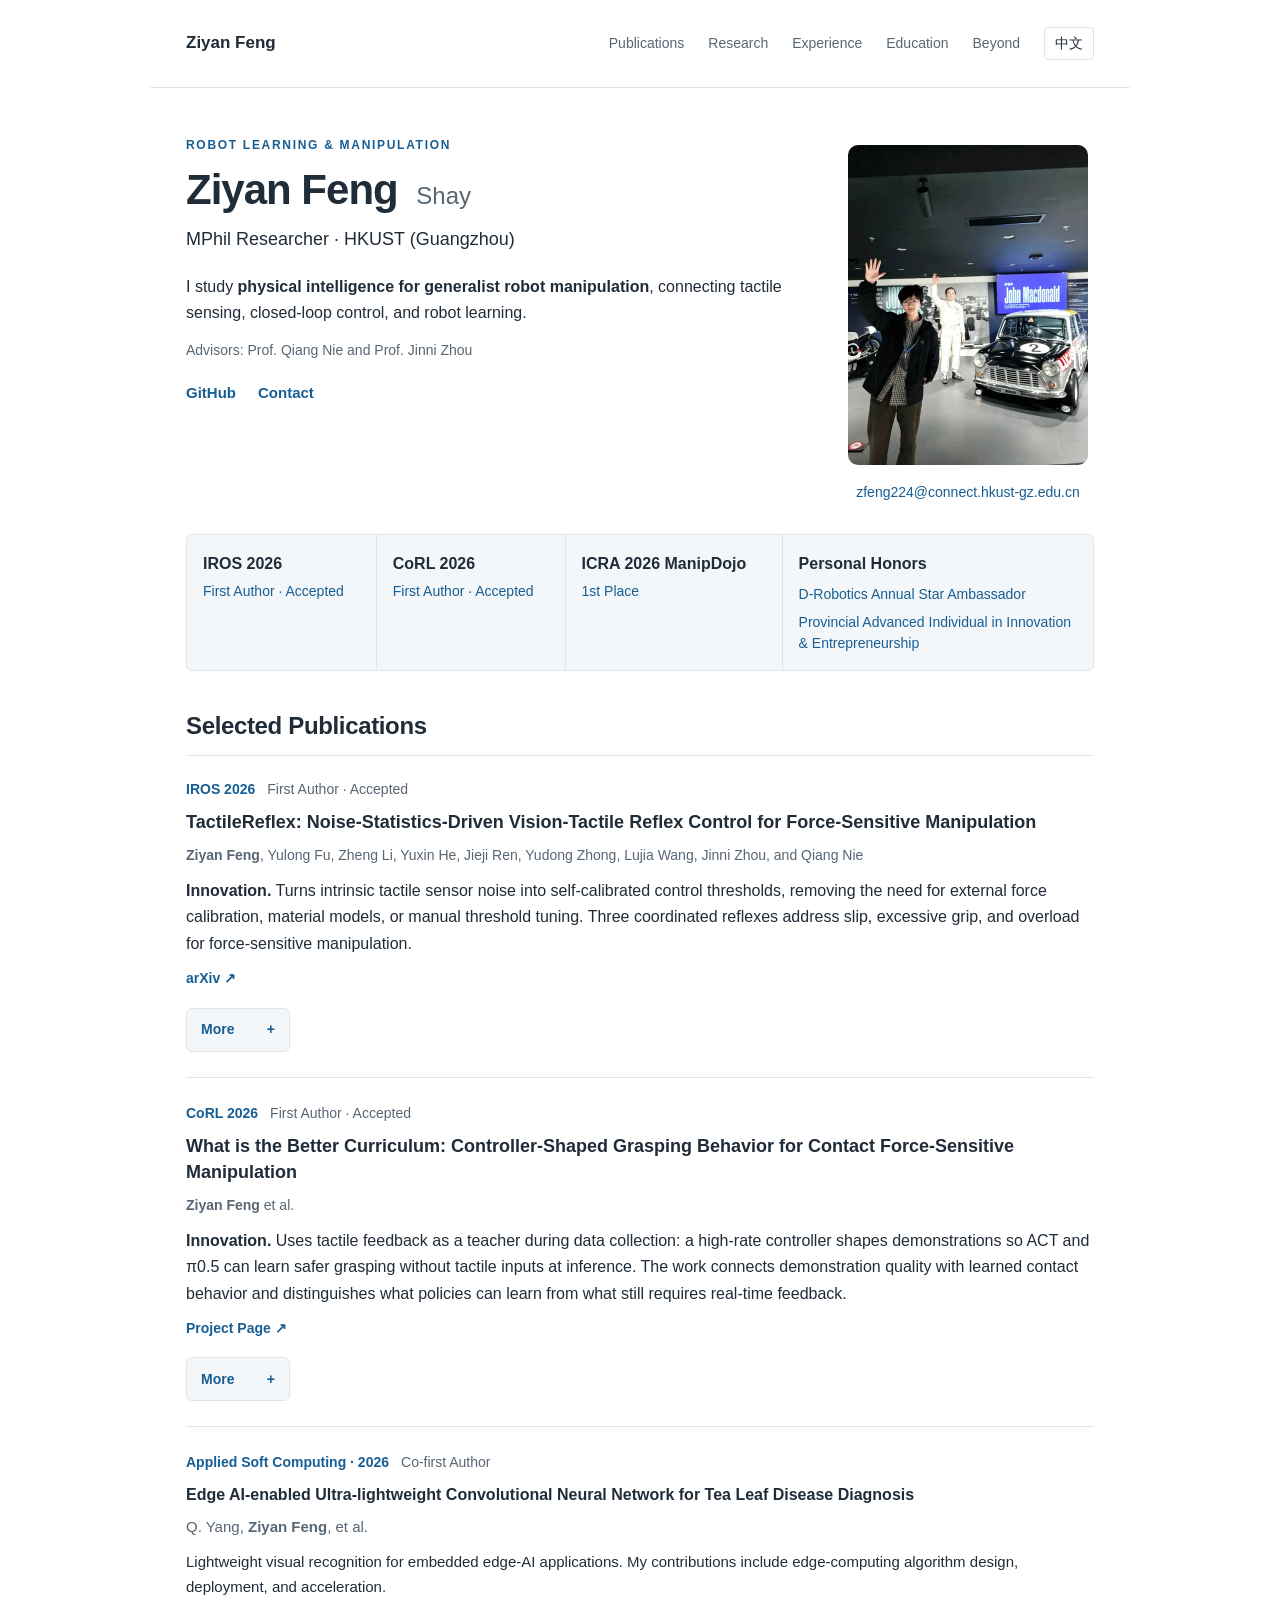
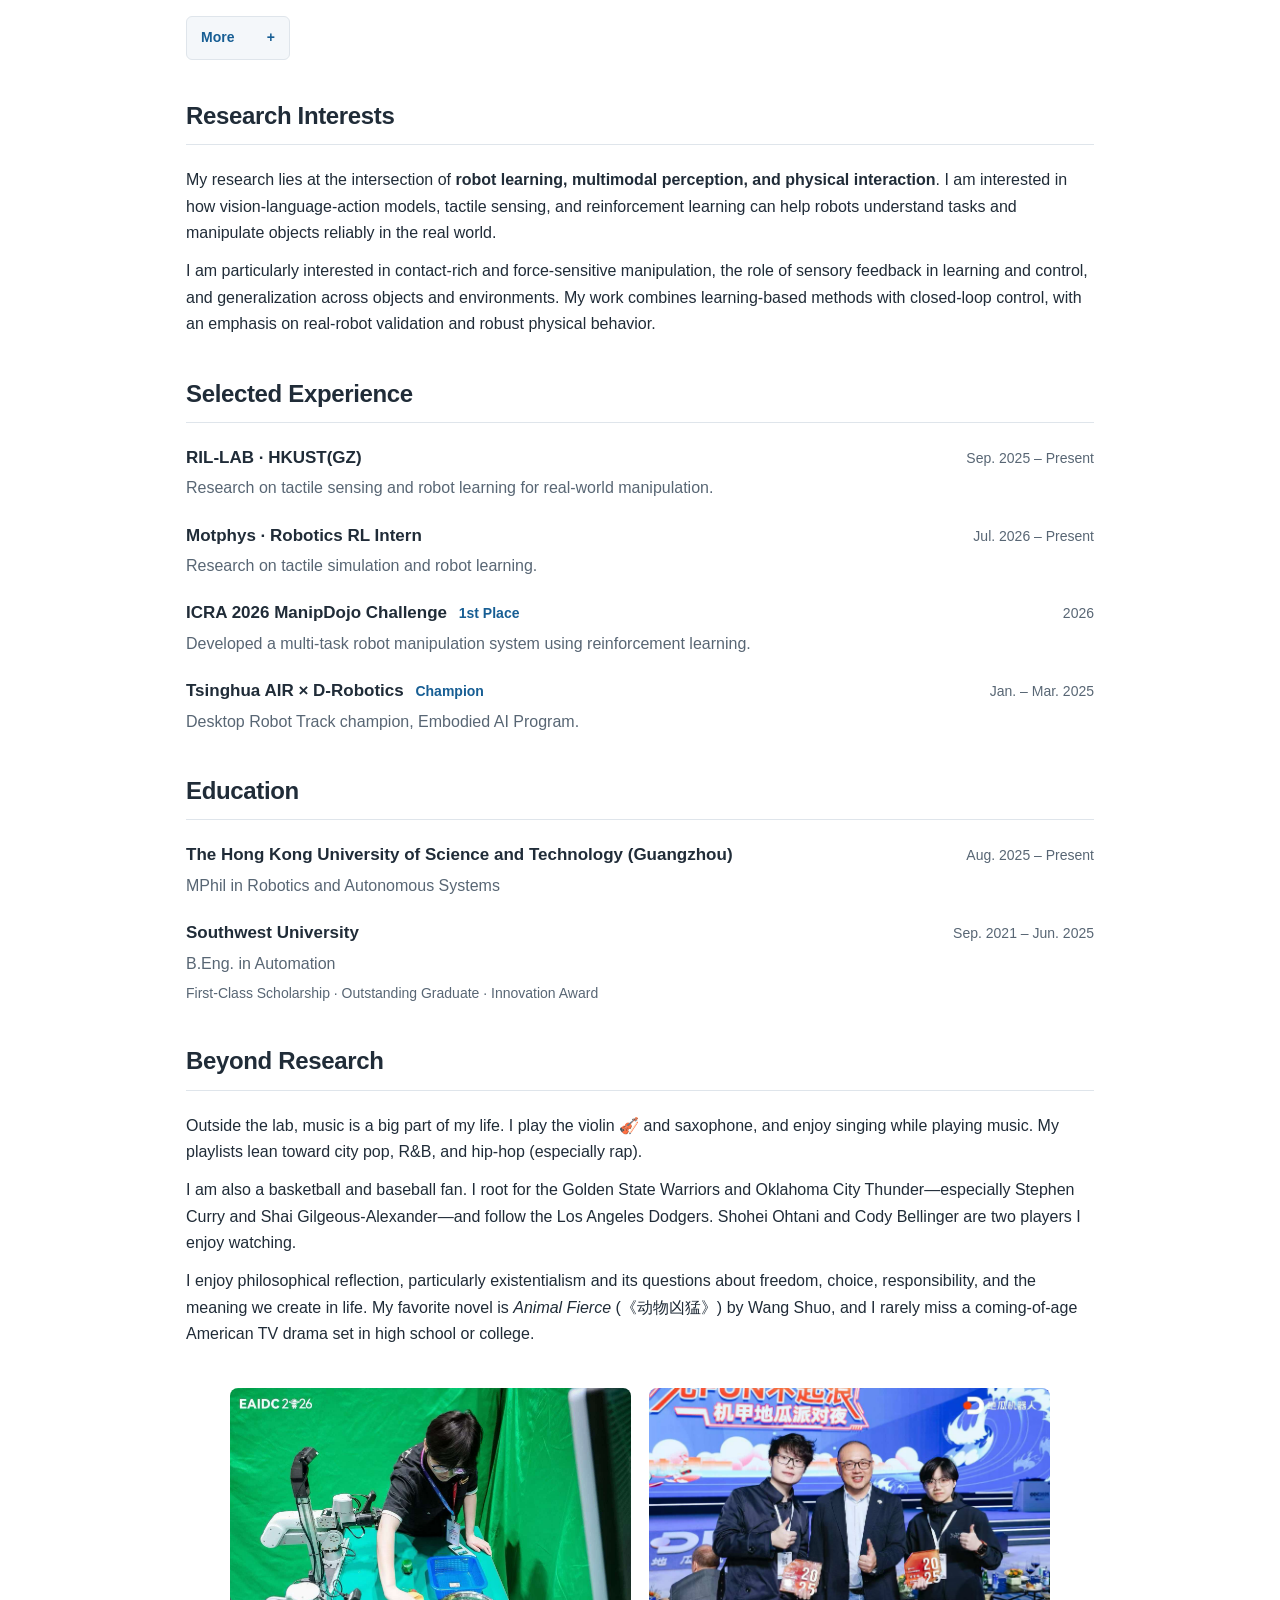
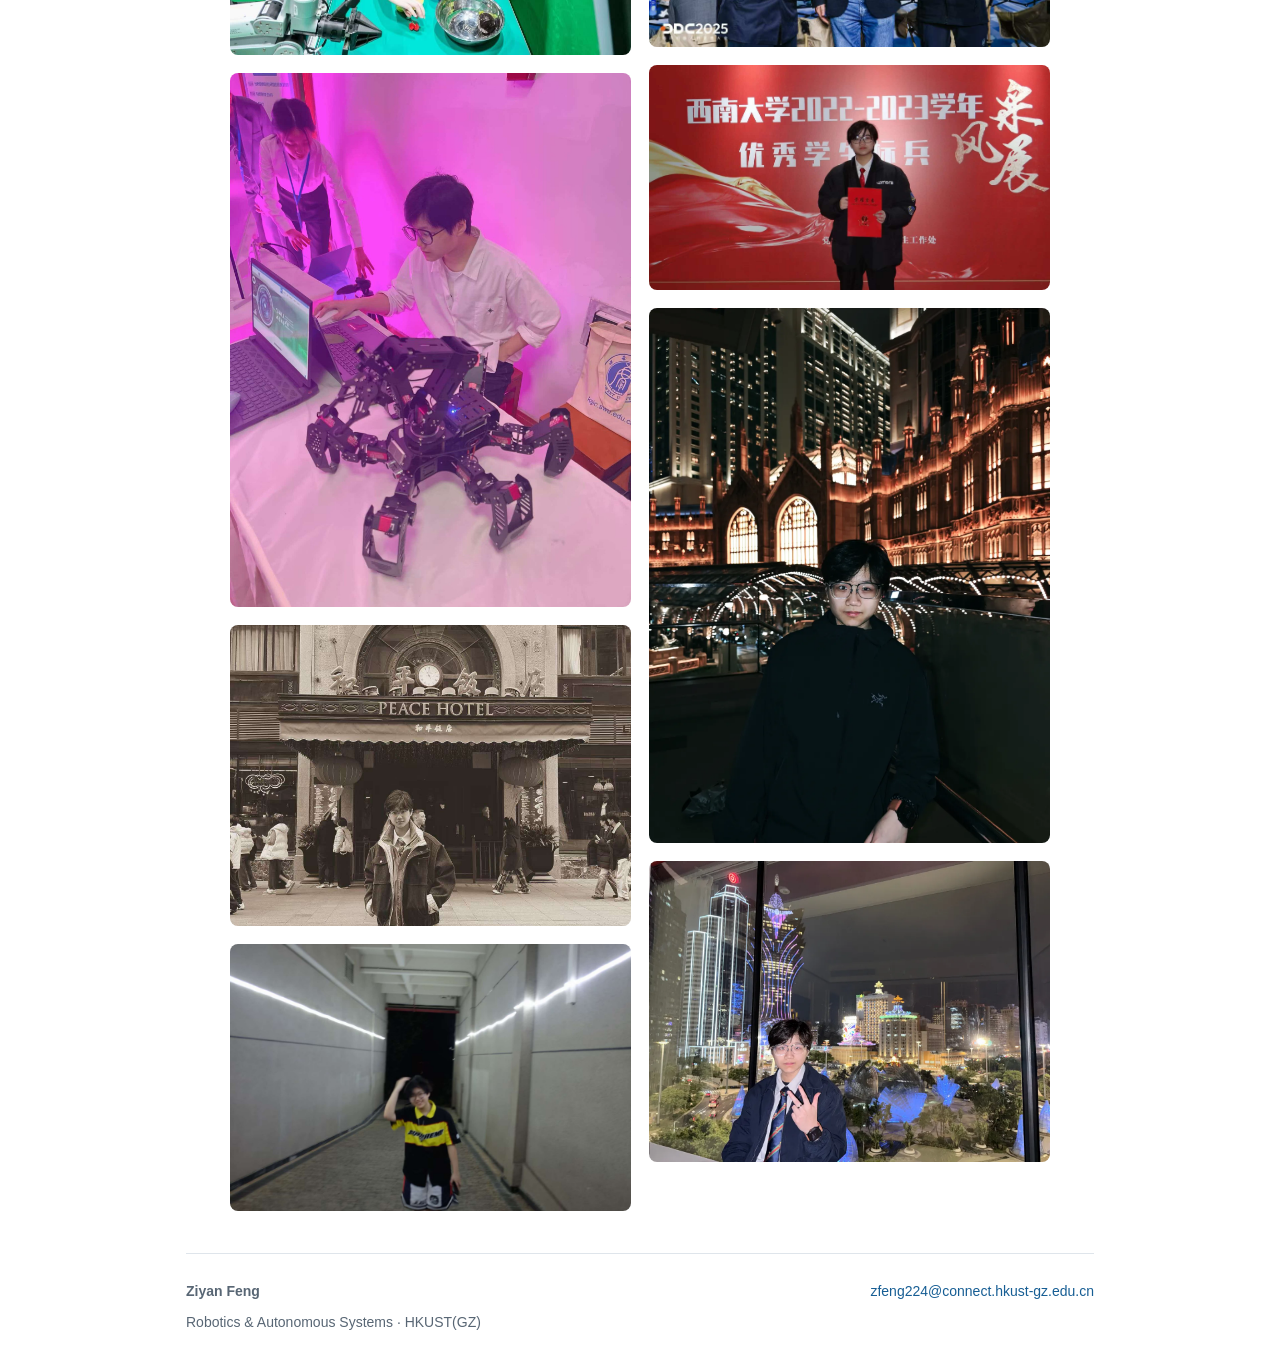
<file: index.html>
<!doctype html>
<html lang="en">
<head>
<meta charset="utf-8">
<meta name="viewport" content="width=device-width, initial-scale=1">
<meta name="description" content="Ziyan (Shay) Feng — MPhil researcher at HKUST(GZ). Robot learning, tactile sensing, and robot manipulation.">
<meta name="theme-color" content="#ffffff">
<title>Ziyan Feng | Robot Learning &amp; Manipulation</title>
<link rel="stylesheet" href="assets/styles.css?v=20261122-clear-photo">
<script src="assets/script.js?v=20261122-personal2" defer></script>
</head>
<body>
<a class="skip-link" href="#main">Skip to content</a>
<header class="site-header"><a class="brand" href="#top">Ziyan Feng</a><nav aria-label="Primary navigation">
<a href="#publications"><span data-i18n="t1">Publications</span></a><a href="#research"><span data-i18n="t2">Research</span></a><a href="#projects"><span data-i18n="t3">Experience</span></a><a href="#education"><span data-i18n="t4">Education</span></a><a href="#beyond"><span data-i18n="nav_beyond">Beyond</span></a>
<button id="langToggle" type="button" aria-label="Switch to Chinese" hidden>中文</button></nav></header>
<main id="main">
<section class="hero" id="top">
<div><p class="eyebrow">ROBOT LEARNING &amp; MANIPULATION</p>
<h1><span data-i18n="t5">Ziyan Feng <span class="name-note">Shay</span></span></h1>
<p class="affiliation"><span data-i18n="t6">MPhil Researcher · HKUST (Guangzhou)</span></p>
<p><span data-i18n="t7">I study <strong>physical intelligence for generalist robot manipulation</strong>, connecting tactile sensing, closed-loop control, and robot learning.</span></p>
<p class="advisors"><span data-i18n="t9">Advisors: Prof. Qiang Nie and Prof. Jinni Zhou</span></p>
<div class="links"><a href="https://github.com/shayfeng">GitHub</a><a href="#contact"><span data-i18n="t11">Contact</span></a></div>
</div>
<aside class="profile"><a class="profile-photo-link" href="assets/images/shay-profile-clear.webp" target="_blank" rel="noopener" aria-label="View full-resolution profile photo"><img src="assets/images/shay-profile-clear.webp" alt="Ziyan Feng waving at a motorsport exhibition" width="480" height="640" decoding="async"></a><a href="mailto:zfeng224@connect.hkust-gz.edu.cn">zfeng224@connect.hkust-gz.edu.cn</a></aside>
</section>
<div class="highlights" aria-label="Selected achievements">
<a href="#tactilereflex"><strong>IROS 2026</strong><span><span data-i18n="t12">First Author · Accepted</span></span></a>
<a href="#curriculum"><strong>CoRL 2026</strong><span><span data-i18n="t13">First Author · Accepted</span></span></a>
<a href="#manipdojo"><strong>ICRA 2026 ManipDojo</strong><span><span data-i18n="t14">1st Place</span></span></a>
<div class="highlight-honors"><strong data-i18n="personal_honors">Personal Honors</strong><span data-i18n="honor_drobotics">D-Robotics Annual Star Ambassador</span><span data-i18n="honor_provincial">Provincial Advanced Individual in Innovation &amp; Entrepreneurship</span></div>
</div>
<section id="publications"><h2><span data-i18n="t15">Selected Publications</span></h2>
<article class="publication" id="tactilereflex">
<div class="pub-meta"><span class="venue">IROS 2026</span><span><span data-i18n="t16">First Author · Accepted</span></span></div>
<h3>TactileReflex: Noise-Statistics-Driven Vision-Tactile Reflex Control for Force-Sensitive Manipulation</h3>
<p class="authors"><strong>Ziyan Feng</strong>, Yulong Fu, Zheng Li, Yuxin He, Jieji Ren, Yudong Zhong, Lujia Wang, Jinni Zhou, and Qiang Nie</p>
<p><span data-i18n="t17"><strong>Innovation.</strong> Turns intrinsic tactile sensor noise into self-calibrated control thresholds, removing the need for external force calibration, material models, or manual threshold tuning. Three coordinated reflexes address slip, excessive grip, and overload for force-sensitive manipulation.</span></p>
<a class="paper-link" href="https://arxiv.org/abs/2605.23568">arXiv ↗</a>
<details class="paper-details">
<summary><span class="more-label" data-i18n="paper_more">More</span><span class="less-label" data-i18n="paper_less">Less</span><span class="expand-icon" aria-hidden="true">+</span></summary>
<figure><a href="assets/images/tactilereflex-overview.jpg" target="_blank" rel="noopener"><img src="assets/images/tactilereflex-overview.jpg" alt="TactileReflex architecture with tactile proxies, prioritized reflex channels and closed-loop gripper control" loading="lazy" decoding="async"></a>
<figcaption><span data-i18n="iros_figure">TactileReflex system overview</span><span class="figure-links"><a href="assets/images/tactilereflex-overview.jpg" target="_blank" rel="noopener" data-i18n="figure_full">View full size</a> · <a href="https://github.com/shayfeng/TactileReflex" target="_blank" rel="noopener" data-i18n="figure_source">Source</a></span></figcaption></figure>
<figure><a href="assets/images/tactilereflex-pouring.jpg" target="_blank" rel="noopener"><img src="assets/images/tactilereflex-pouring.jpg" alt="Pouring comparison: without reflex the cup slips and fails to pour; with reflex the cup stays oriented and pours successfully" width="1235" height="880" loading="lazy" decoding="async"></a>
<figcaption><span data-i18n="iros_pouring">Pouring comparison — left: without reflex; right: with TactileReflex.</span><span class="figure-links"><a href="assets/images/tactilereflex-pouring.jpg" target="_blank" rel="noopener" data-i18n="figure_full">View full size</a> · <a href="https://github.com/shayfeng/TactileReflex/blob/main/assets/tactile-reflex-paper.pdf#page=8" target="_blank" rel="noopener" data-i18n="figure_source">Source</a></span></figcaption></figure>
</details></article>
<article class="publication" id="curriculum">
<div class="pub-meta"><span class="venue">CoRL 2026</span><span><span data-i18n="t19">First Author · Accepted</span></span></div>
<h3>What is the Better Curriculum: Controller-Shaped Grasping Behavior for Contact Force-Sensitive Manipulation</h3>
<p class="authors"><strong>Ziyan Feng</strong> et al.</p>
<p><span data-i18n="t20"><strong>Innovation.</strong> Uses tactile feedback as a teacher during data collection: a high-rate controller shapes demonstrations so ACT and π0.5 can learn safer grasping without tactile inputs at inference. The work connects demonstration quality with learned contact behavior and distinguishes what policies can learn from what still requires real-time feedback.</span></p>
<details class="paper-details">
<summary><span class="more-label" data-i18n="paper_more">More</span><span class="less-label" data-i18n="paper_less">Less</span><span class="expand-icon" aria-hidden="true">+</span></summary>
<figure><a href="assets/images/corl-teaser.jpg" target="_blank" rel="noopener"><img src="assets/images/corl-teaser.jpg" alt="CoRL teaser comparing reflex-assisted and manual teleoperated collection for fragile-cup grasping" width="2376" height="1071" loading="lazy" decoding="async"></a>
<figcaption><span data-i18n="corl_teaser">Teaser — controller-shaped demonstrations for fragile-object grasping.</span><span class="figure-links"><a href="assets/images/corl-teaser.jpg" target="_blank" rel="noopener" data-i18n="figure_full">View full size</a></span></figcaption></figure>
<figure><a href="assets/images/corl-system.jpg" target="_blank" rel="noopener"><img src="assets/images/corl-system.jpg" alt="CoRL system overview showing controller-shaped data collection, tactile-free policy learning and deployment with optional reflex arbitration" width="2376" height="1026" loading="lazy" decoding="async"></a>
<figcaption><span data-i18n="corl_system">System overview — demonstration collection, tactile-free policy learning, and deployment.</span><span class="figure-links"><a href="assets/images/corl-system.jpg" target="_blank" rel="noopener" data-i18n="figure_full">View full size</a></span></figcaption></figure>
</details>
</article>
<article class="publication compact">
<div class="pub-meta"><span class="venue">Applied Soft Computing · 2026</span><span><span data-i18n="t22">Co-first Author</span></span></div>
<h3><a href="https://doi.org/10.1016/j.asoc.2026.116074">Edge AI-enabled Ultra-lightweight Convolutional Neural Network for Tea Leaf Disease Diagnosis</a></h3>
<p class="authors">Q. Yang, <strong>Ziyan Feng</strong>, et al.</p>
<p><span data-i18n="t23">Lightweight visual recognition for embedded edge-AI applications. My contributions include edge-computing algorithm design, deployment, and acceleration.</span></p>
<details class="paper-details">
<summary><span class="more-label" data-i18n="paper_more">More</span><span class="less-label" data-i18n="paper_less">Less</span><span class="expand-icon" aria-hidden="true">+</span></summary>
<figure><a href="assets/images/cm2net-overview.jpg" target="_blank" rel="noopener"><img src="assets/images/cm2net-overview.jpg" alt="CM2-Net graphical abstract showing augmentation, network design, validation and edge deployment" loading="lazy" decoding="async"></a>
<figcaption><span data-i18n="asc_figure">CM2-Net graphical abstract</span><span class="figure-links"><a href="assets/images/cm2net-overview.jpg" target="_blank" rel="noopener" data-i18n="figure_full">View full size</a> · <a href="https://github.com/JasonYangCode/CM2-Net" target="_blank" rel="noopener" data-i18n="figure_source">Source</a></span></figcaption></figure>
</details></article>
</section>
<section id="research"><h2><span data-i18n="t26">Research Interests</span></h2>
<p><span data-i18n="t28">My research lies at the intersection of <strong>robot learning, multimodal perception, and physical interaction</strong>. I am interested in how vision-language-action models, tactile sensing, and reinforcement learning can help robots understand tasks and manipulate objects reliably in the real world.</span></p>
<p><span data-i18n="research_more">I am particularly interested in contact-rich and force-sensitive manipulation, the role of sensory feedback in learning and control, and generalization across objects and environments. My work combines learning-based methods with closed-loop control, with an emphasis on real-robot validation and robust physical behavior.</span></p></section>
<section id="projects"><h2><span data-i18n="t35">Selected Experience</span></h2>
<div class="experience"><div class="entry-heading"><h3>RIL-LAB · HKUST(GZ)</h3><span><span data-i18n="t36">Sep. 2025 – Present</span></span></div>
<p><span data-i18n="t37">Research on tactile sensing and robot learning for real-world manipulation.</span></p></div>
<div class="experience"><div class="entry-heading"><h3><span data-i18n="t38">Motphys · Robotics RL Intern</span></h3><span><span data-i18n="t39">Jul. 2026 – Present</span></span></div>
<p><span data-i18n="t40">Research on tactile simulation and robot learning.</span></p></div>
<div class="experience" id="manipdojo"><div class="entry-heading"><h3>ICRA 2026 ManipDojo Challenge <span class="award"><span data-i18n="t41">1st Place</span></span></h3><span>2026</span></div>
<p><span data-i18n="t42">Developed a multi-task robot manipulation system using reinforcement learning.</span></p></div>
<div class="experience"><div class="entry-heading"><h3><span data-i18n="t43">Tsinghua AIR × D-Robotics</span> <span class="award"><span data-i18n="t44">Champion</span></span></h3><span>Jan. – Mar. 2025</span></div>
<p><span data-i18n="t45">Desktop Robot Track champion, Embodied AI Program.</span></p></div>
</section>
<section id="education"><h2><span data-i18n="t50">Education</span></h2>
<div class="experience"><div class="entry-heading"><h3><span data-i18n="t51">The Hong Kong University of Science and Technology (Guangzhou)</span></h3><span>Aug. 2025 – Present</span></div>
<p><span data-i18n="t52">MPhil in Robotics and Autonomous Systems</span></p></div>
<div class="experience"><div class="entry-heading"><h3><span data-i18n="t53">Southwest University</span></h3><span>Sep. 2021 – Jun. 2025</span></div>
<p><span data-i18n="t54">B.Eng. in Automation</span></p>
<p class="education-honors"><span data-i18n="swu_honors">First-Class Scholarship · Outstanding Graduate · Innovation Award</span></p></div>
</section>
<section id="beyond"><h2><span data-i18n="beyond_title">Beyond Research</span></h2>
<p><span data-i18n="beyond_music">Outside the lab, music is a big part of my life. I play the violin 🎻 and saxophone, and enjoy singing while playing music. My playlists lean toward city pop, R&amp;B, and hip-hop (especially rap).</span></p>
<p><span data-i18n="beyond_sports">I am also a basketball and baseball fan. I root for the Golden State Warriors and Oklahoma City Thunder—especially Stephen Curry and Shai Gilgeous-Alexander—and follow the Los Angeles Dodgers. Shohei Ohtani and Cody Bellinger are two players I enjoy watching.</span></p>
<p><span data-i18n="beyond_philosophy">I enjoy philosophical reflection, particularly existentialism and its questions about freedom, choice, responsibility, and the meaning we create in life. My favorite novel is <em>Animal Fierce</em> (《动物凶猛》) by Wang Shuo, and I rarely miss a coming-of-age American TV drama set in high school or college.</span></p>
</section>
<div class="personal-photos" aria-label="Personal photo gallery">
<div class="photo-column">
<img src="assets/images/robotics-competition.jpg" alt="Working with robotic arms at a competition" width="1600" height="1066" loading="lazy" decoding="async">
<img src="assets/images/robotics-demo.jpg" alt="Working with a robot at a demonstration" width="1536" height="2048" loading="lazy" decoding="async">
<img src="assets/images/peace-hotel.jpg" alt="Portrait outside the Peace Hotel" width="1440" height="1080" loading="lazy" decoding="async">
<img src="assets/images/campus-moment.jpg" alt="A candid campus moment" width="2048" height="1365" loading="lazy" decoding="async">
</div>
<div class="photo-column">
<img src="assets/images/drobotics-event.jpg" alt="Group photo at a D-Robotics event" width="1670" height="1080" loading="lazy" decoding="async">
<img src="assets/images/university-award.jpg" alt="Receiving an honor at Southwest University" width="1921" height="1080" loading="lazy" decoding="async">
<img src="assets/images/new-evening-portrait.webp" alt="Night portrait with illuminated architecture" width="1200" height="1600" loading="lazy" decoding="async">
<img src="assets/images/new-city-portrait.webp" alt="Portrait overlooking the Macau city lights at night" width="1200" height="900" loading="lazy" decoding="async">
</div>
</div>
<footer id="contact"><div><strong>Ziyan Feng</strong><a href="mailto:zfeng224@connect.hkust-gz.edu.cn">zfeng224@connect.hkust-gz.edu.cn</a></div><p><span data-i18n="t67">Robotics &amp; Autonomous Systems · HKUST(GZ)</span></p></footer>
</main>
</body></html>
</file>
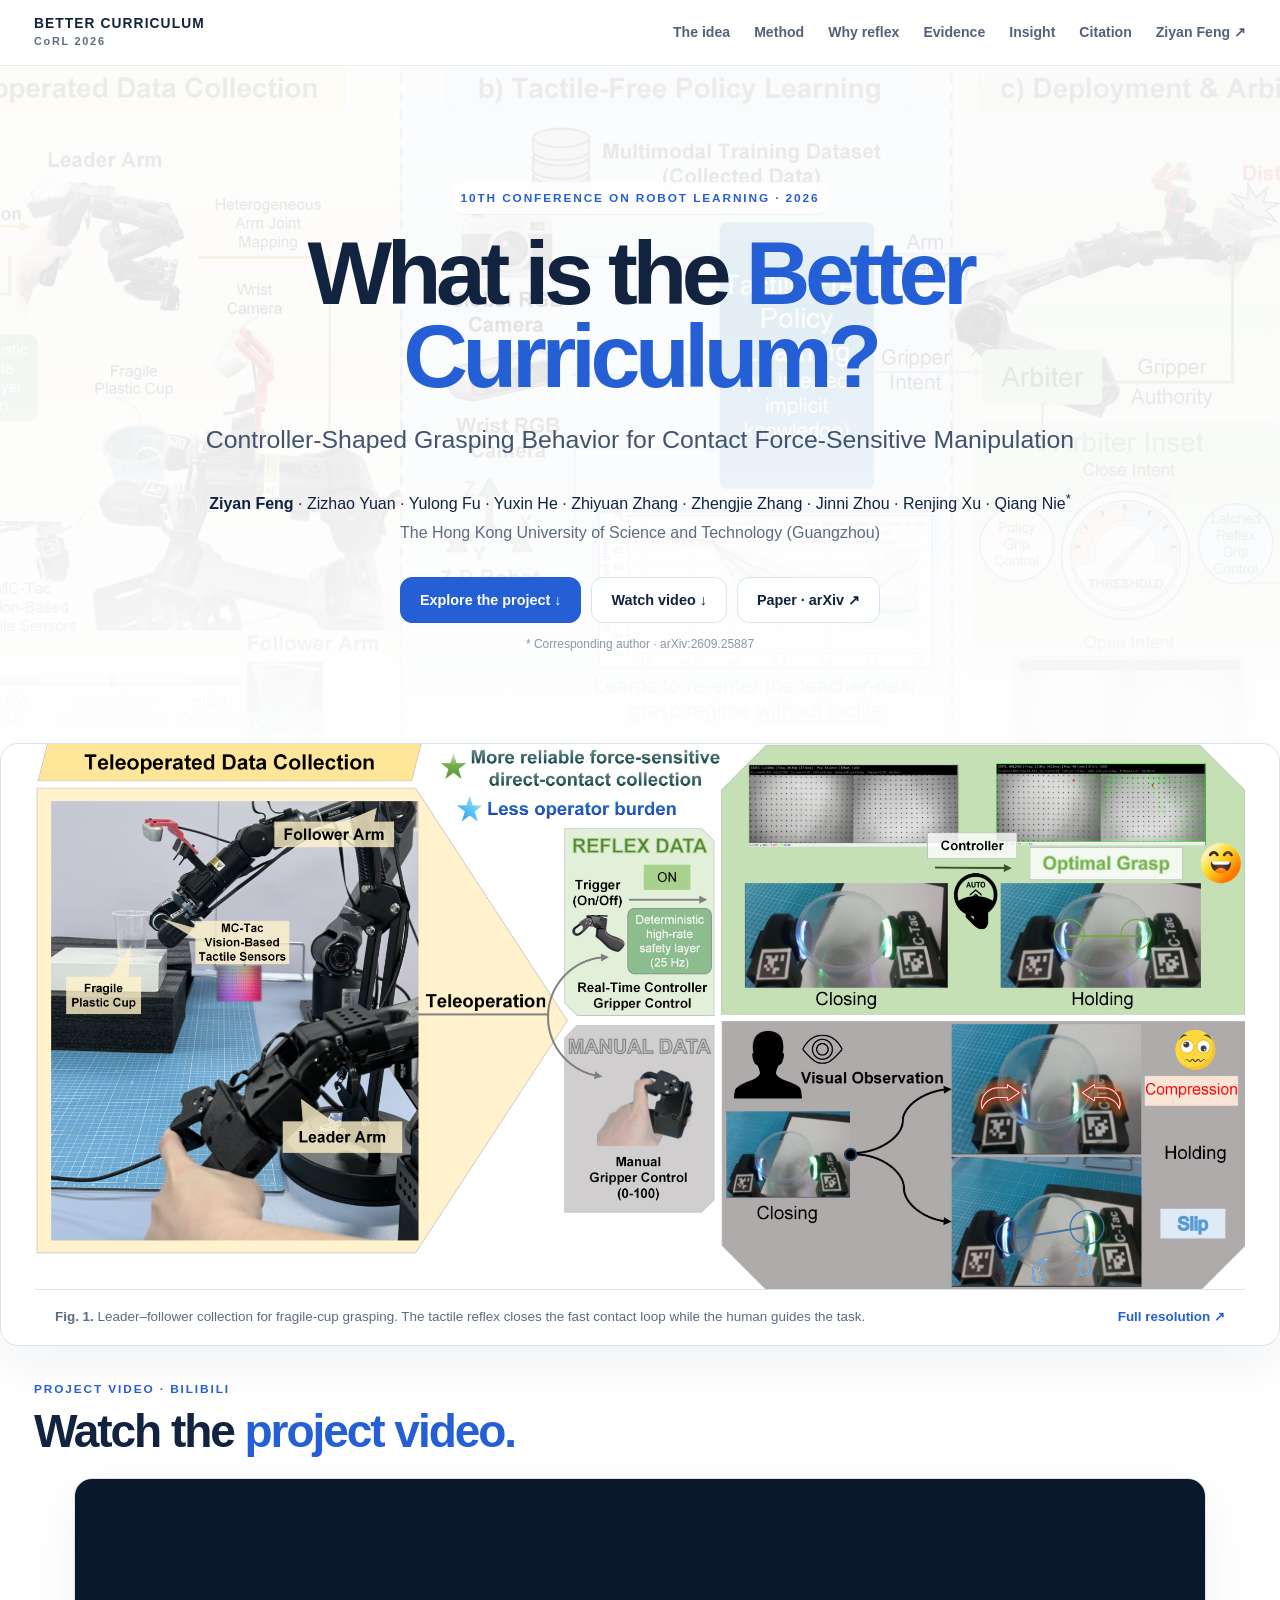
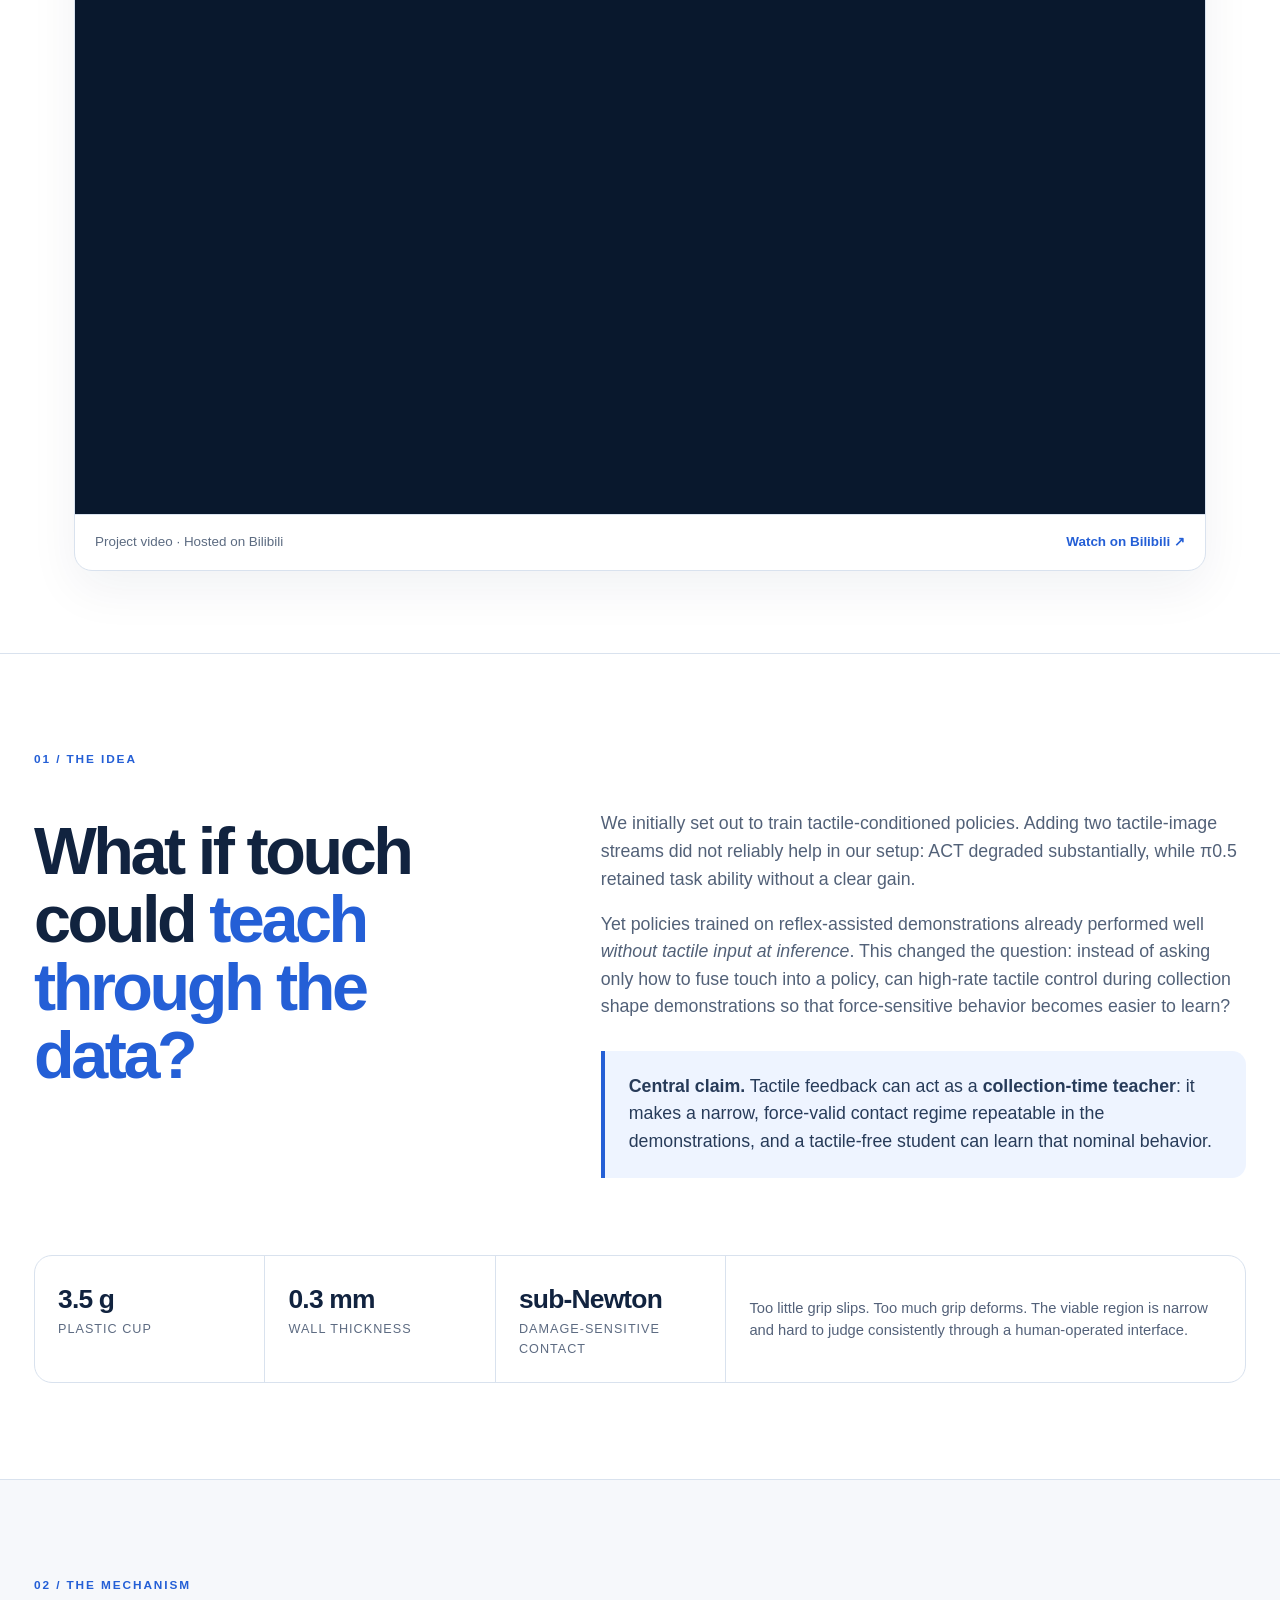
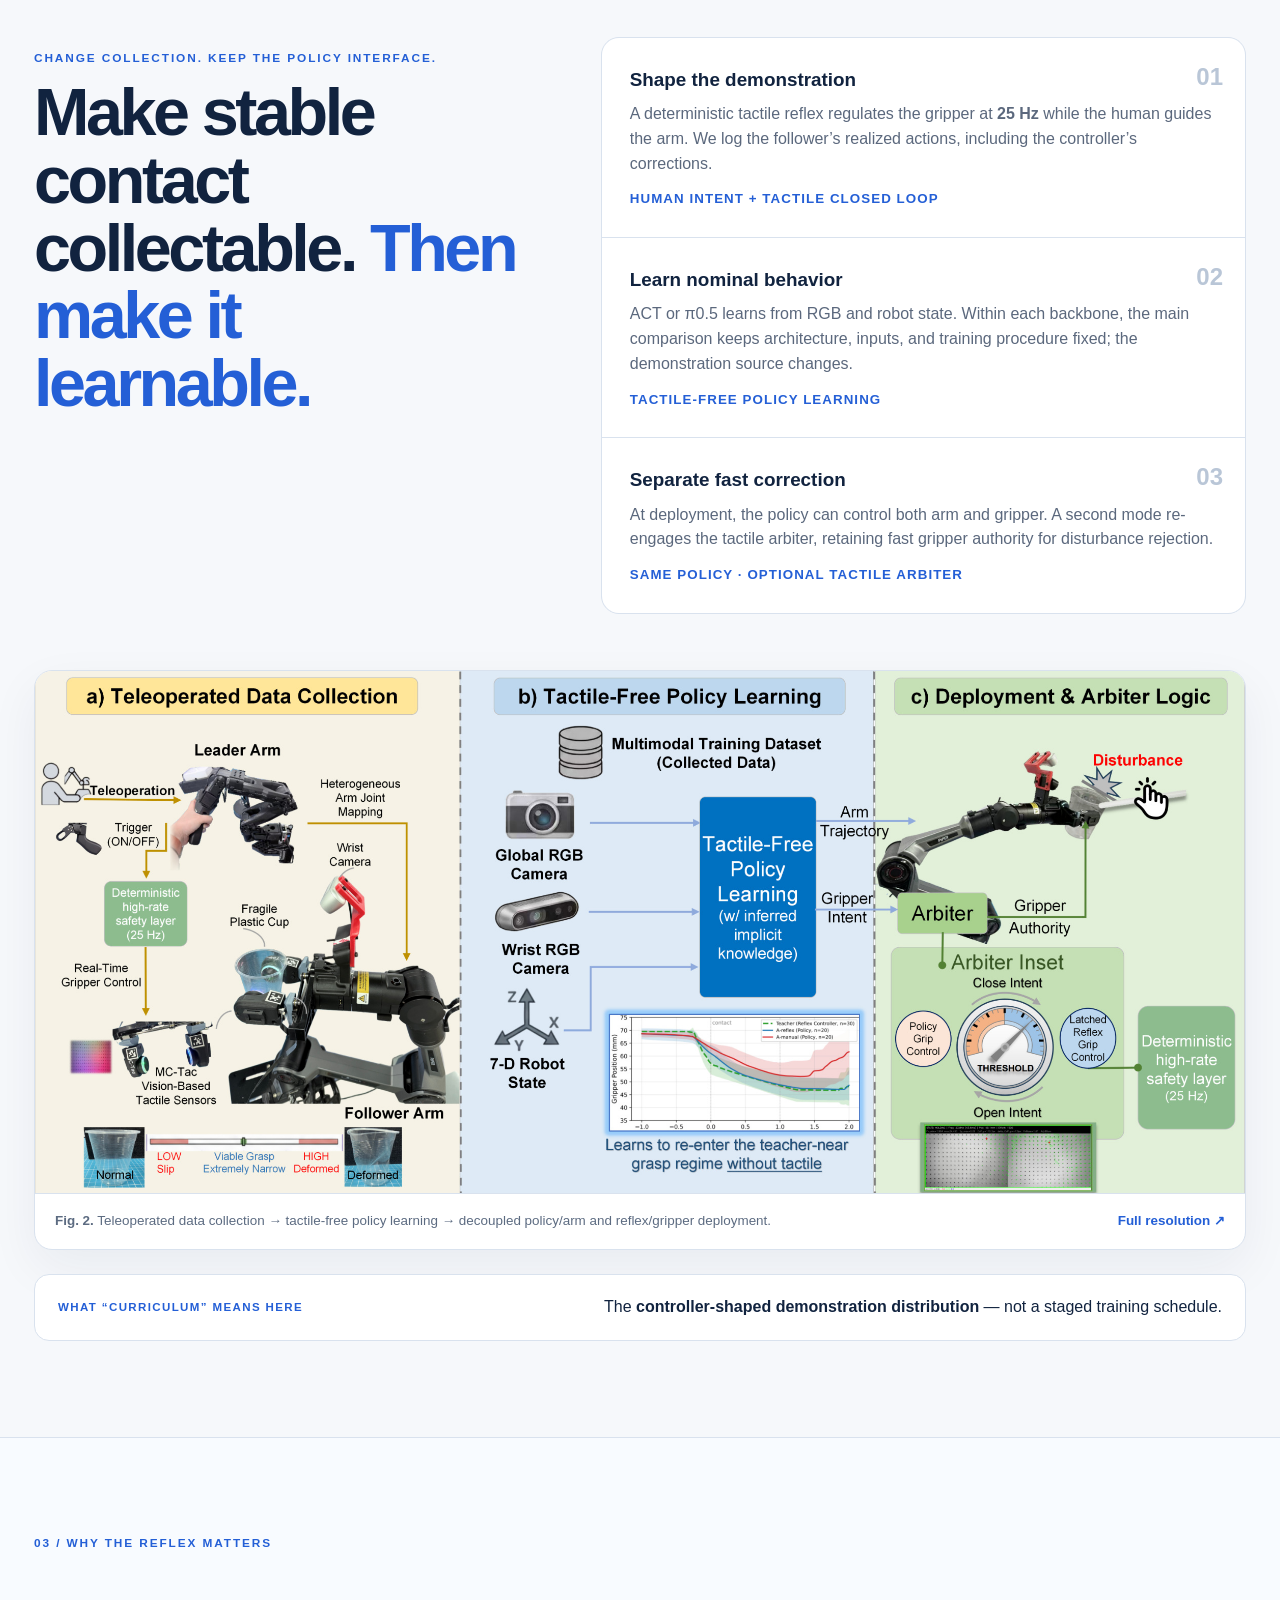
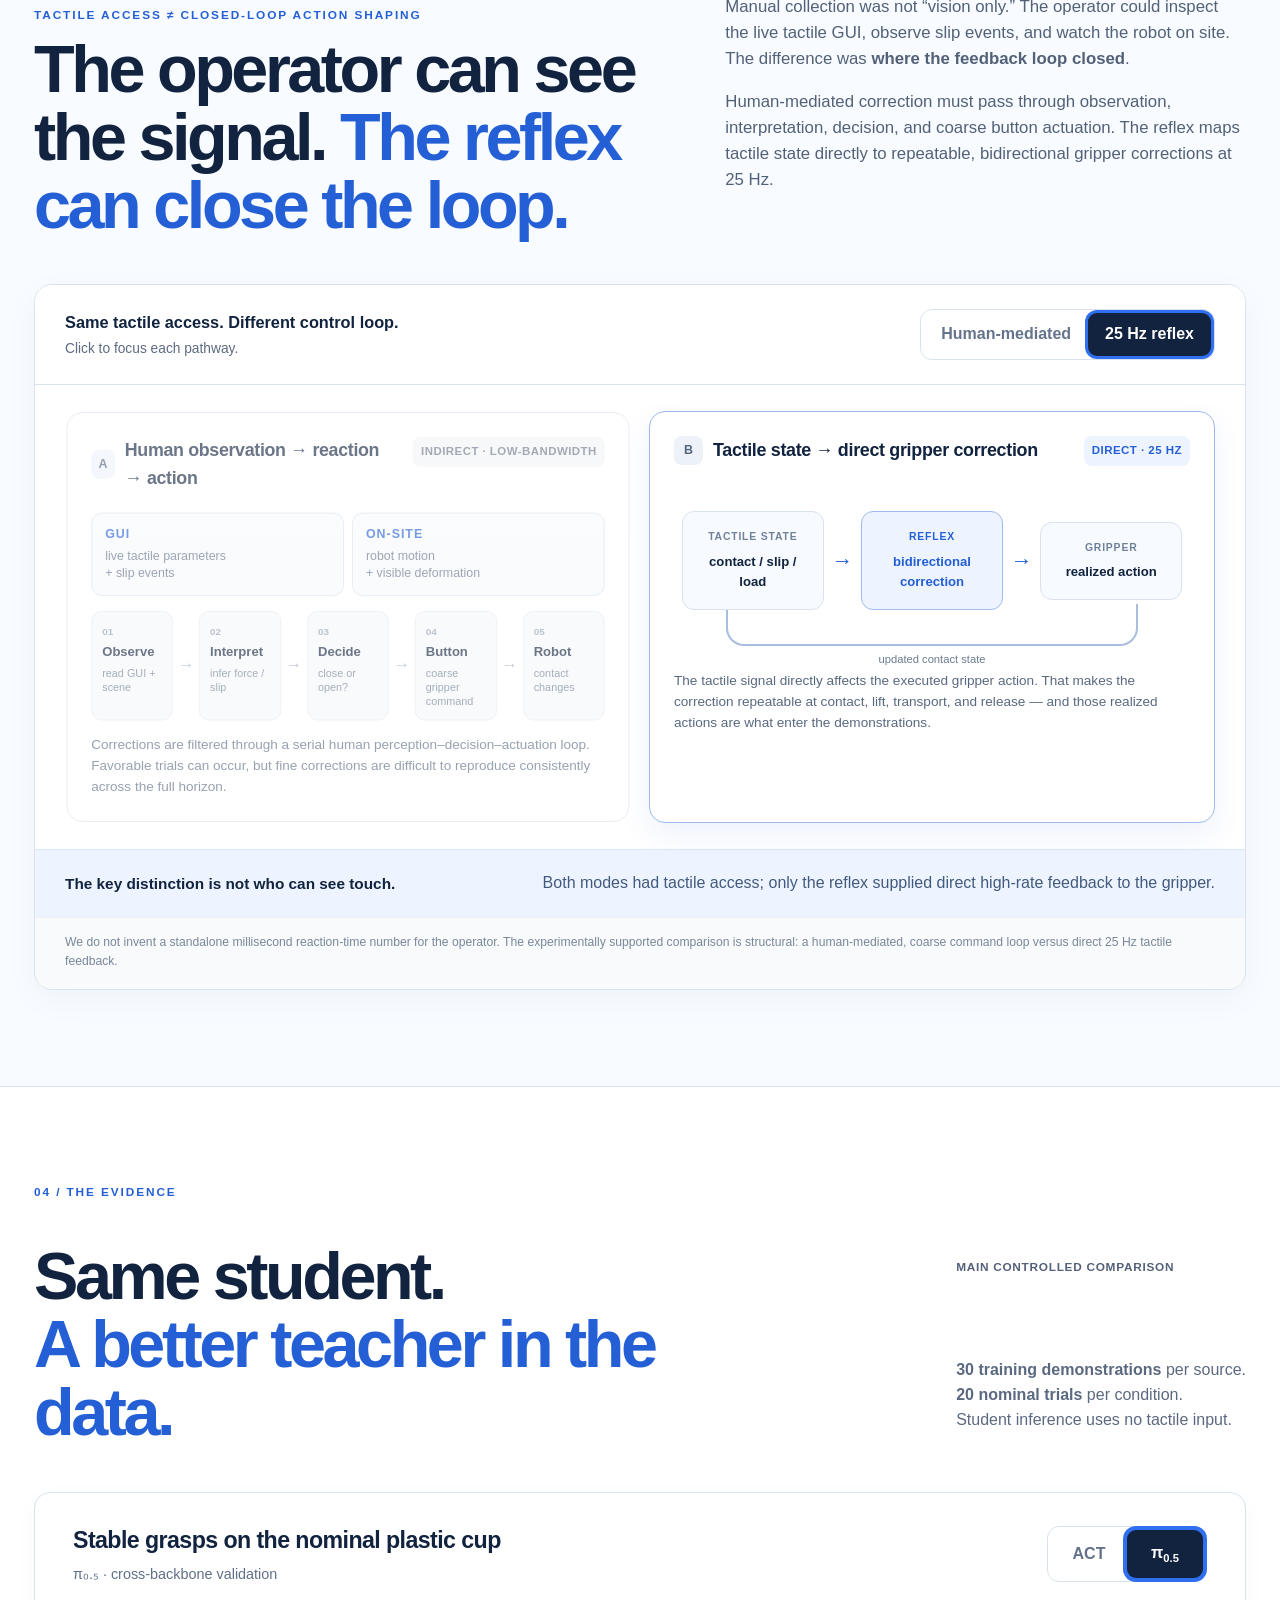
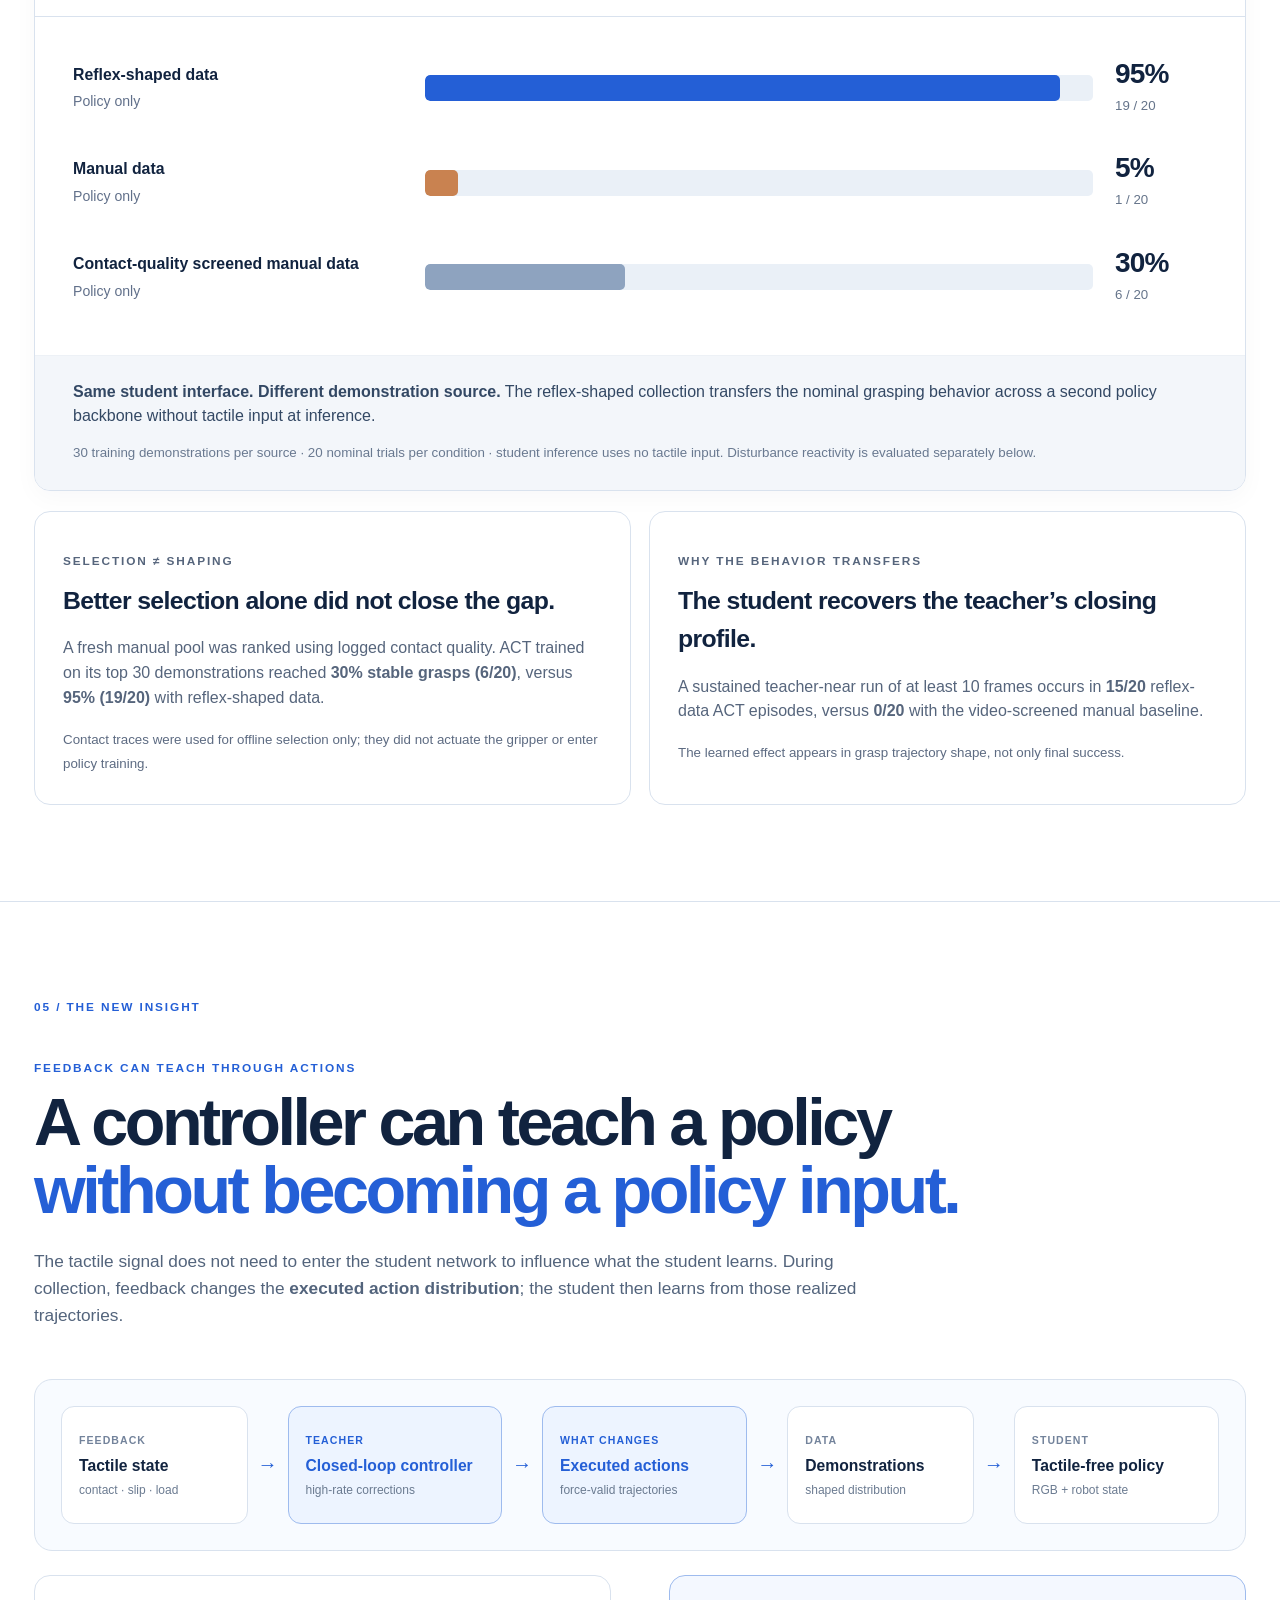
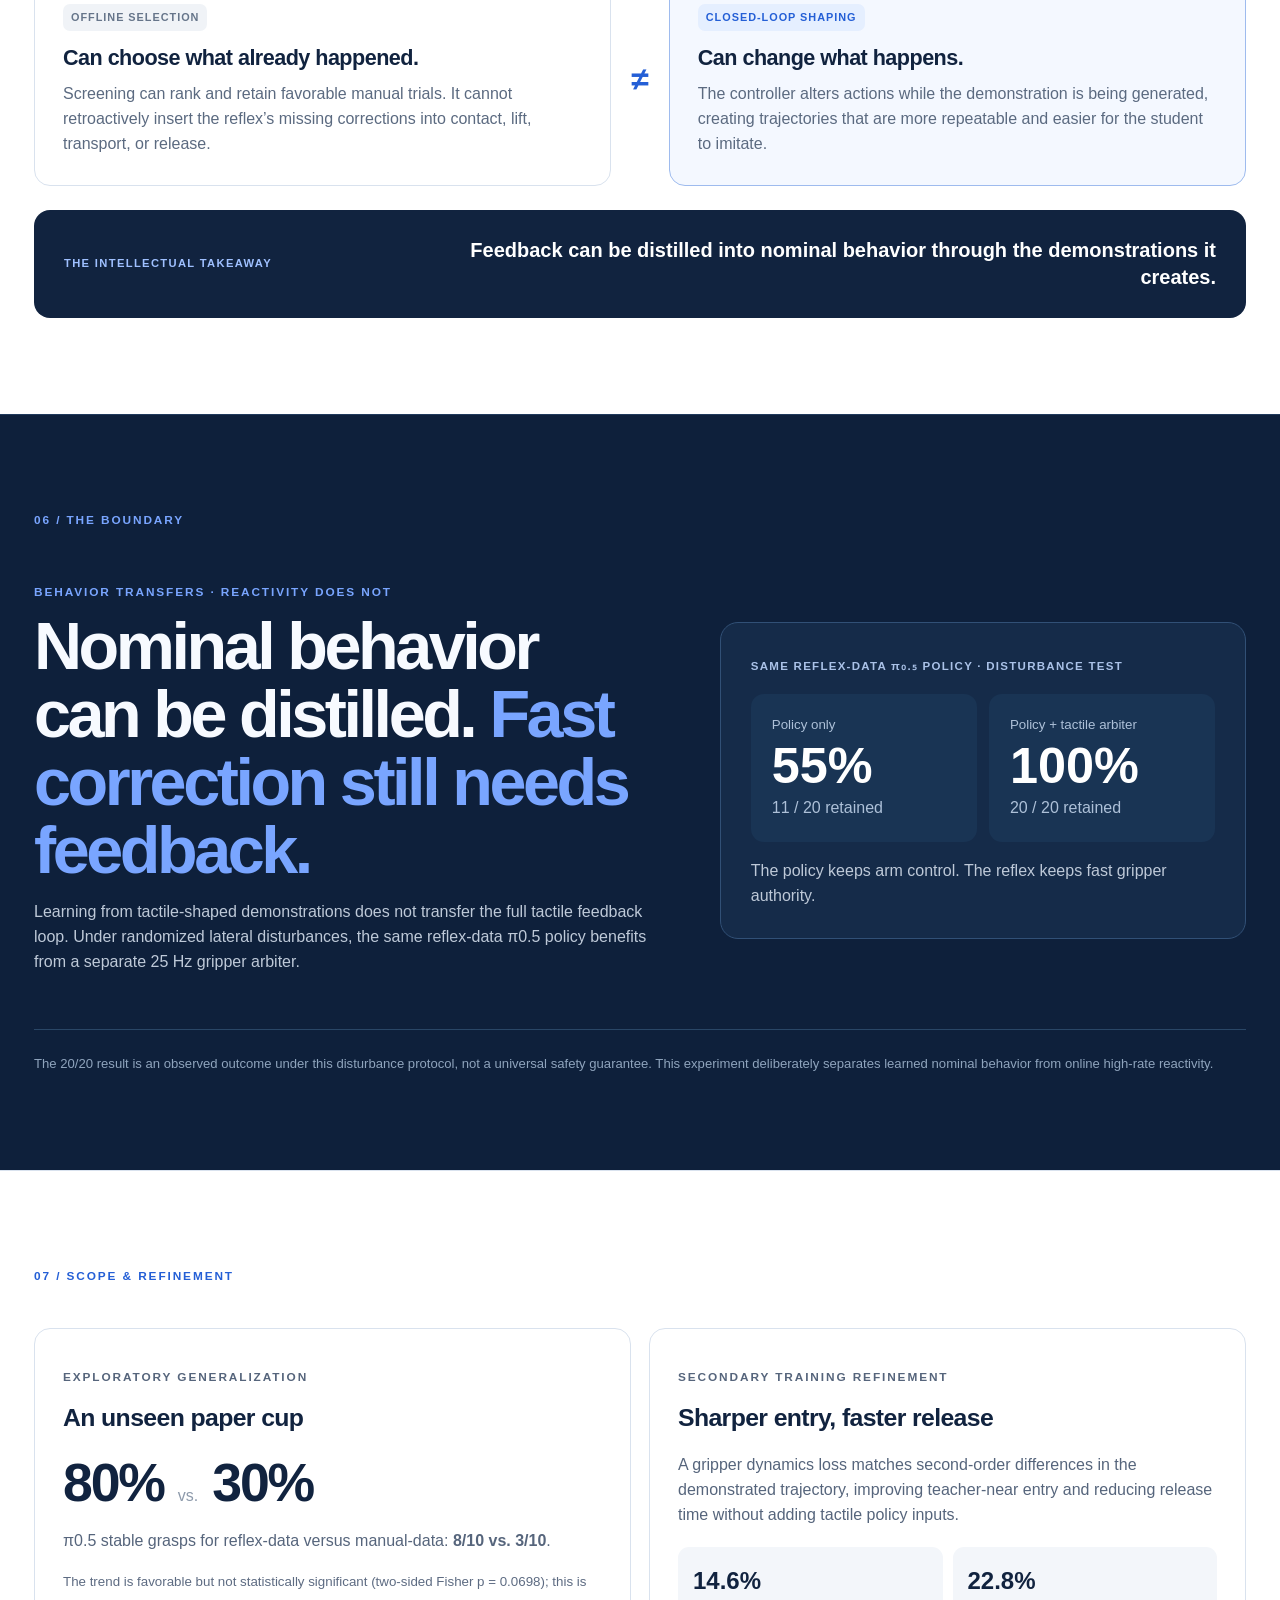
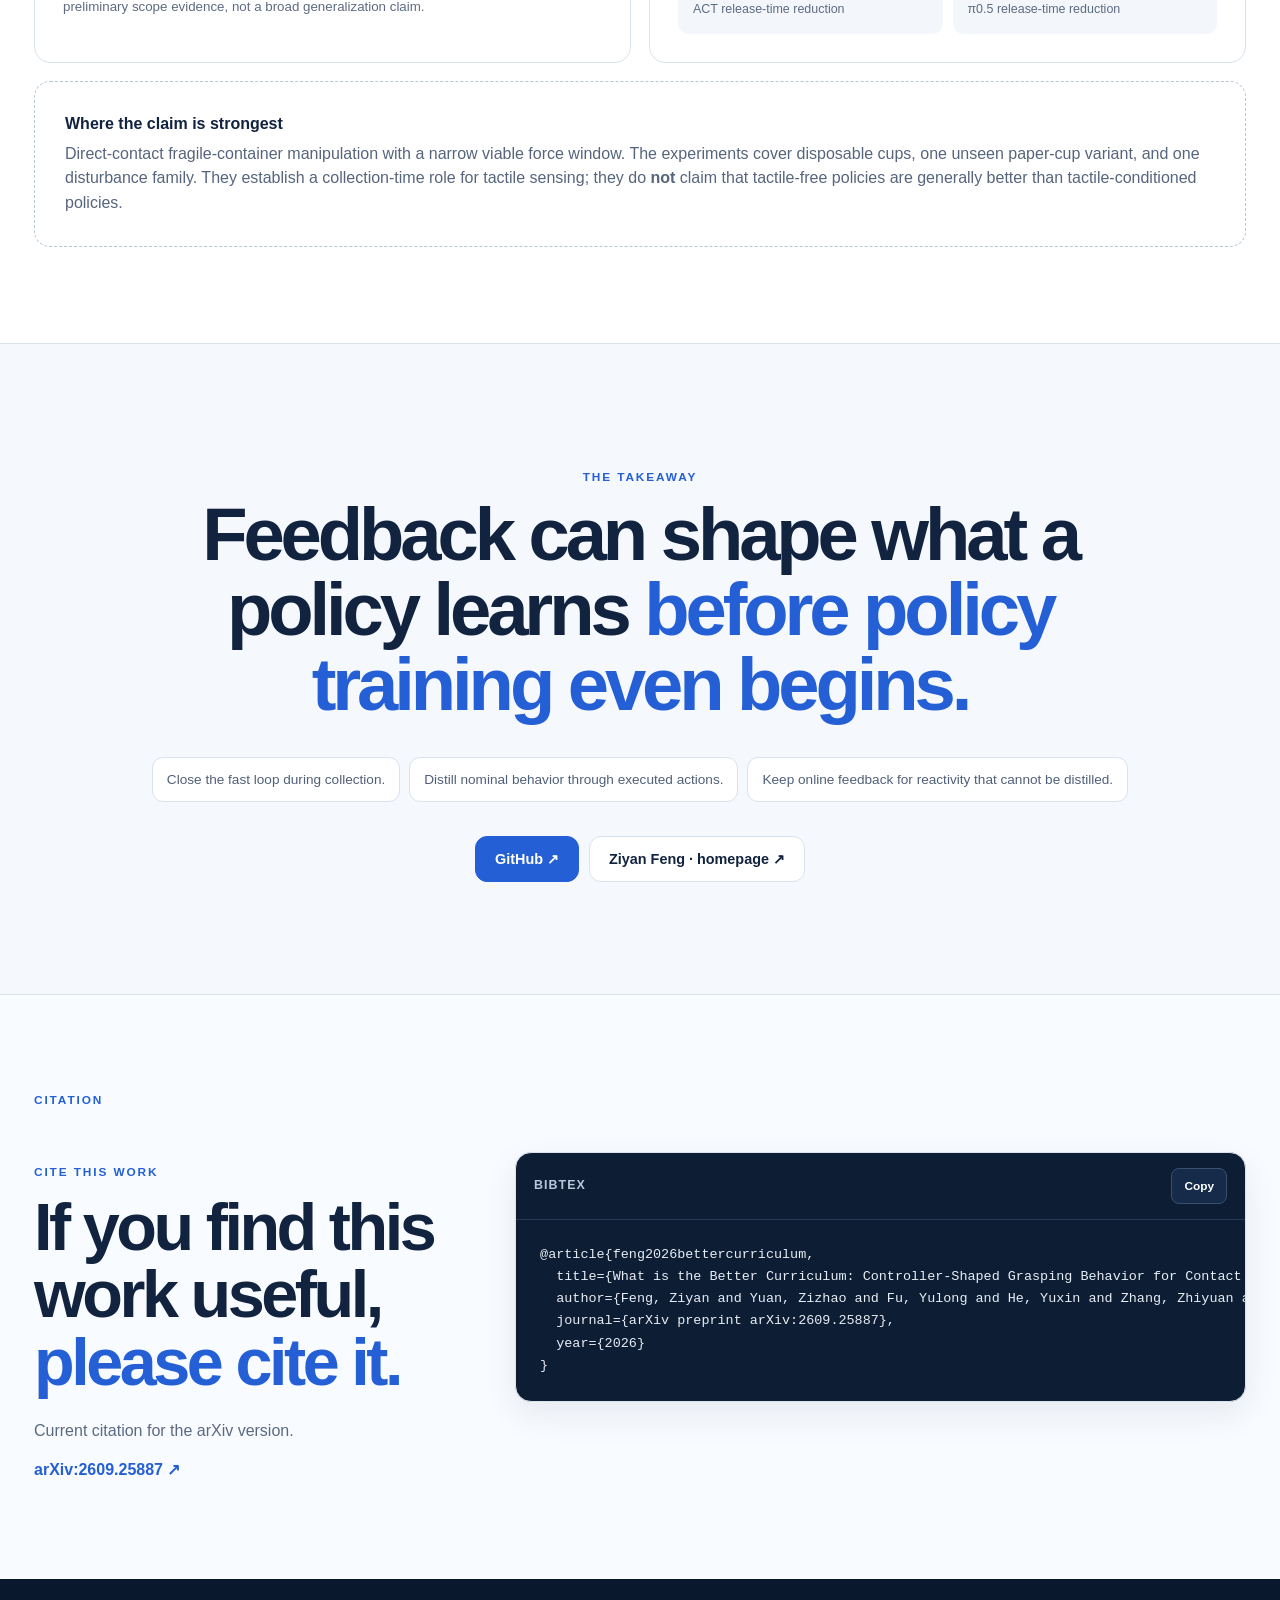
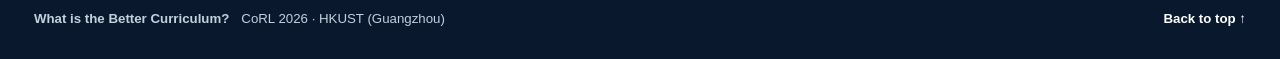
<file: better-curriculum/index.html>
<!doctype html>
<html lang="en">
<head>
  <meta charset="utf-8">
  <meta name="viewport" content="width=device-width, initial-scale=1">
  <meta name="description" content="Project page for What is the Better Curriculum: Controller-Shaped Grasping Behavior for Contact Force-Sensitive Manipulation, CoRL 2026.">
  <meta name="theme-color" content="#ffffff">
  <meta property="og:title" content="What is the Better Curriculum? · CoRL 2026">
  <meta property="og:description" content="Tactile feedback as a collection-time teacher for tactile-free force-sensitive manipulation policies.">
  <meta property="og:image" content="../assets/images/corl-teaser.jpg">
  <title>What is the Better Curriculum? · CoRL 2026</title>
  <link rel="stylesheet" href="styles.css?v=20261113-video">
  <script src="script.js?v=20260917c" defer></script>
</head>
<body>
  <a class="skip" href="#main">Skip to content</a>

  <header class="topbar">
    <a class="wordmark" href="#top" aria-label="Back to top">
      <span>BETTER CURRICULUM</span>
      <small>CoRL 2026</small>
    </a>
    <nav aria-label="Project navigation">
      <a href="#idea">The idea</a>
      <a href="#method">Method</a>
      <a href="#human-loop">Why reflex</a>
      <a href="#evidence">Evidence</a>
      <a href="#insight">Insight</a>
      <a href="../">Ziyan Feng ↗</a>
    </nav>
  </header>

  <main id="main">
    <section class="hero" id="top">
      <div class="hero-kicker">10TH CONFERENCE ON ROBOT LEARNING · 2026</div>
      <h1>What is the <span>Better Curriculum?</span></h1>
      <p class="subtitle">Controller-Shaped Grasping Behavior for Contact Force-Sensitive Manipulation</p>
      <p class="authors">
        <strong>Ziyan Feng</strong> · Zizhao Yuan · Yulong Fu · Yuxin He · Zhiyuan Zhang · Zhengjie Zhang · Jinni Zhou · Renjing Xu · Qiang Nie<sup>*</sup>
      </p>
      <p class="affiliation">The Hong Kong University of Science and Technology (Guangzhou)</p>
      <div class="hero-actions">
        <a class="button primary" href="#idea">Explore the project ↓</a>
        <a class="button secondary" href="#video">Watch video ↓</a>
        <a class="button secondary" href="https://arxiv.org/abs/2609.25887" target="_blank" rel="noopener">Paper · arXiv ↗</a>
      </div>
      <p class="micro-note">* Corresponding author · arXiv:2609.25887</p>
    </section>

    <figure class="hero-figure figure-card">
      <a href="../assets/images/corl-teaser.jpg" target="_blank" rel="noopener">
        <img src="../assets/images/corl-teaser.jpg" alt="Leader-follower teleoperation with reflex-assisted and manual fragile-cup grasping" width="2376" height="1071">
      </a>
      <figcaption>
        <span><b>Fig. 1.</b> Leader–follower collection for fragile-cup grasping. The tactile reflex closes the fast contact loop while the human guides the task.</span>
        <a href="../assets/images/corl-teaser.jpg" target="_blank" rel="noopener">Full resolution ↗</a>
      </figcaption>
    </figure>

    <section class="project-video" id="video" aria-labelledby="video-heading">
      <div class="project-video-header">
        <p class="eyebrow">PROJECT VIDEO · BILIBILI</p>
        <h2 id="video-heading">Watch the <span class="accent-text">project video.</span></h2>
      </div>
      <figure class="figure-card">
        <div class="project-video-frame">
          <iframe
            src="https://player.bilibili.com/player.html?bvid=BV1Tw4z6bEyn&amp;autoplay=0&amp;danmaku=0&amp;poster=1"
            title="What is the Better Curriculum? — project video on Bilibili"
            loading="lazy"
            scrolling="no"
            allow="autoplay; fullscreen; picture-in-picture"
            allowfullscreen
            referrerpolicy="strict-origin-when-cross-origin"></iframe>
        </div>
        <figcaption>
          <span>Project video · Hosted on Bilibili</span>
          <a href="https://www.bilibili.com/video/BV1Tw4z6bEyn/" target="_blank" rel="noopener noreferrer">Watch on Bilibili ↗</a>
        </figcaption>
      </figure>
    </section>

    <section class="section" id="idea">
      <div class="section-label">01 / THE IDEA</div>
      <div class="section-grid intro-grid">
        <div>
          <p class="eyebrow">FROM THE AUTHORS’ REBUTTAL CLARIFICATION</p>
          <h2>What if touch could <span class="accent-text">teach through the data?</span></h2>
        </div>
        <div class="prose lead">
          <p>We initially set out to train tactile-conditioned policies. Adding two tactile-image streams did not reliably help in our setup: ACT degraded substantially, while π0.5 retained task ability without a clear gain.</p>
          <p>Yet policies trained on reflex-assisted demonstrations already performed well <em>without tactile input at inference</em>. This changed the question: instead of asking only how to fuse touch into a policy, can high-rate tactile control during collection shape demonstrations so that force-sensitive behavior becomes easier to learn?</p>
          <p class="claim"><strong>Central claim.</strong> Tactile feedback can act as a <b>collection-time teacher</b>: it makes a narrow, force-valid contact regime repeatable in the demonstrations, and a tactile-free student can learn that nominal behavior.</p>
        </div>
      </div>

      <div class="problem-strip">
        <div><b>3.5 g</b><span>plastic cup</span></div>
        <div><b>0.3 mm</b><span>wall thickness</span></div>
        <div><b>sub-Newton</b><span>damage-sensitive contact</span></div>
        <div class="problem-text">Too little grip slips. Too much grip deforms. The viable region is narrow and hard to judge consistently through a human-operated interface.</div>
      </div>
    </section>

    <section class="section alt" id="method">
      <div class="section-label">02 / THE MECHANISM</div>
      <div class="section-grid">
        <div>
          <p class="eyebrow">CHANGE COLLECTION. KEEP THE POLICY INTERFACE.</p>
          <h2>Make stable contact collectable. <span class="accent-text">Then make it learnable.</span></h2>
        </div>
        <div class="steps">
          <article>
            <span>01</span>
            <h3>Shape the demonstration</h3>
            <p>A deterministic tactile reflex regulates the gripper at <strong>25 Hz</strong> while the human guides the arm. We log the follower’s realized actions, including the controller’s corrections.</p>
            <small>Human intent + tactile closed loop</small>
          </article>
          <article>
            <span>02</span>
            <h3>Learn nominal behavior</h3>
            <p>ACT or π0.5 learns from RGB and robot state. Within each backbone, the main comparison keeps architecture, inputs, and training procedure fixed; the demonstration source changes.</p>
            <small>Tactile-free policy learning</small>
          </article>
          <article>
            <span>03</span>
            <h3>Separate fast correction</h3>
            <p>At deployment, the policy can control both arm and gripper. A second mode re-engages the tactile arbiter, retaining fast gripper authority for disturbance rejection.</p>
            <small>Same policy · optional tactile arbiter</small>
          </article>
        </div>
      </div>

      <figure class="figure-card wide">
        <a href="../assets/images/corl-system.jpg" target="_blank" rel="noopener">
          <img src="../assets/images/corl-system.jpg" alt="System overview of reflex-shaped data collection, tactile-free policy learning and decoupled deployment" width="2376" height="1026" loading="lazy">
        </a>
        <figcaption>
          <span><b>Fig. 2.</b> Teleoperated data collection → tactile-free policy learning → decoupled policy/arm and reflex/gripper deployment.</span>
          <a href="../assets/images/corl-system.jpg" target="_blank" rel="noopener">Full resolution ↗</a>
        </figcaption>
      </figure>

      <div class="definition">
        <span>WHAT “CURRICULUM” MEANS HERE</span>
        <p>The <strong>controller-shaped demonstration distribution</strong> — not a staged training schedule.</p>
      </div>
    </section>

    <section class="section loop-section" id="human-loop">
      <div class="section-label">03 / WHY THE REFLEX MATTERS</div>
      <div class="loop-intro">
        <div>
          <p class="eyebrow">TACTILE ACCESS ≠ CLOSED-LOOP ACTION SHAPING</p>
          <h2>The operator can see the signal. <span class="accent-text">The reflex can close the loop.</span></h2>
        </div>
        <div class="prose">
          <p>Manual collection was not “vision only.” The operator could inspect the live tactile GUI, observe slip events, and watch the robot on site. The difference was <strong>where the feedback loop closed</strong>.</p>
          <p>Human-mediated correction must pass through observation, interpretation, decision, and coarse button actuation. The reflex maps tactile state directly to repeatable, bidirectional gripper corrections at 25 Hz.</p>
        </div>
      </div>

      <div class="loop-visual" aria-label="Human-mediated and reflex feedback loop comparison">
        <div class="loop-toolbar">
          <div>
            <strong>Same tactile access. Different control loop.</strong>
            <span>Click to focus each pathway.</span>
          </div>
          <div class="loop-switch" data-loop-switch role="tablist" aria-label="Compare feedback loops">
            <button type="button" role="tab" data-loop="human" aria-selected="false">Human-mediated</button>
            <button type="button" role="tab" data-loop="reflex" class="active" aria-selected="true">25 Hz reflex</button>
          </div>
        </div>

        <div class="loop-grid">
          <article class="loop-card" data-loop-panel="human">
            <div class="loop-card-head">
              <div><span class="loop-index">A</span><h3>Human observation → reaction → action</h3></div>
              <span class="loop-badge">Indirect · low-bandwidth</span>
            </div>
            <div class="signal-inputs">
              <div><b>GUI</b><span>live tactile parameters<br>+ slip events</span></div>
              <div><b>On-site</b><span>robot motion<br>+ visible deformation</span></div>
            </div>
            <div class="flow-chain human-chain">
              <div class="flow-node"><small>01</small><strong>Observe</strong><span>read GUI + scene</span></div>
              <i>→</i>
              <div class="flow-node"><small>02</small><strong>Interpret</strong><span>infer force / slip</span></div>
              <i>→</i>
              <div class="flow-node"><small>03</small><strong>Decide</strong><span>close or open?</span></div>
              <i>→</i>
              <div class="flow-node"><small>04</small><strong>Button</strong><span>coarse gripper command</span></div>
              <i>→</i>
              <div class="flow-node"><small>05</small><strong>Robot</strong><span>contact changes</span></div>
            </div>
            <p class="loop-caption">Corrections are filtered through a serial human perception–decision–actuation loop. Favorable trials can occur, but fine corrections are difficult to reproduce consistently across the full horizon.</p>
          </article>

          <article class="loop-card active" data-loop-panel="reflex">
            <div class="loop-card-head">
              <div><span class="loop-index">B</span><h3>Tactile state → direct gripper correction</h3></div>
              <span class="loop-badge blue">Direct · 25 Hz</span>
            </div>
            <div class="reflex-loop-graphic">
              <div class="reflex-node sensor"><small>TACTILE STATE</small><strong>contact / slip / load</strong></div>
              <div class="reflex-arrow">→</div>
              <div class="reflex-node controller"><small>REFLEX</small><strong>bidirectional correction</strong></div>
              <div class="reflex-arrow">→</div>
              <div class="reflex-node gripper"><small>GRIPPER</small><strong>realized action</strong></div>
              <div class="return-path"><span>updated contact state</span></div>
            </div>
            <p class="loop-caption">The tactile signal directly affects the executed gripper action. That makes the correction repeatable at contact, lift, transport, and release — and those realized actions are what enter the demonstrations.</p>
          </article>
        </div>

        <div class="loop-principle">
          <strong>The key distinction is not who can see touch.</strong>
          <span>Both modes had tactile access; only the reflex supplied direct high-rate feedback to the gripper.</span>
        </div>
        <p class="method-note">We do not invent a standalone millisecond reaction-time number for the operator. The experimentally supported comparison is structural: a human-mediated, coarse command loop versus direct 25 Hz tactile feedback.</p>
      </div>
    </section>

    <section class="section evidence-section" id="evidence">
      <div class="section-label">04 / THE EVIDENCE</div>
      <div class="evidence-intro">
        <div>
          <h2>Same student.<br><span class="accent-text">A better teacher in the data.</span></h2>
        </div>
        <div class="evidence-context">
          <p class="eyebrow">MAIN CONTROLLED COMPARISON</p>
          <p><strong>30 training demonstrations</strong> per source.<br><strong>20 nominal trials</strong> per condition.<br>Student inference uses no tactile input.</p>
        </div>
      </div>

      <div class="interactive-evidence" aria-label="Interactive stable-grasp comparison">
        <div class="evidence-card-head">
          <div>
            <h3>Stable grasps on the nominal plastic cup</h3>
            <p id="evidence-meta">π₀.₅ · cross-backbone validation</p>
          </div>
          <div class="model-switch" data-evidence-switch role="tablist" aria-label="Select policy backbone">
            <button type="button" role="tab" data-model="act" aria-selected="false" tabindex="-1">ACT</button>
            <button type="button" role="tab" data-model="pi05" class="active" aria-selected="true">π<sub>0.5</sub></button>
          </div>
        </div>

        <div class="evidence-bars">
          <div class="evidence-row" data-evidence-row>
            <div class="evidence-row-label"><strong data-row-label>Reflex-shaped data</strong><span data-row-sub>Policy only</span></div>
            <div class="bar-track" aria-hidden="true"><div class="bar-fill blue" data-row-fill style="width:95%"></div></div>
            <div class="evidence-score"><strong data-row-score>95%</strong><span data-row-count>19 / 20</span></div>
          </div>
          <div class="evidence-row" data-evidence-row>
            <div class="evidence-row-label"><strong data-row-label>Manual data</strong><span data-row-sub>Policy only</span></div>
            <div class="bar-track" aria-hidden="true"><div class="bar-fill warm" data-row-fill style="width:5%"></div></div>
            <div class="evidence-score"><strong data-row-score>5%</strong><span data-row-count>1 / 20</span></div>
          </div>
          <div class="evidence-row" data-evidence-row>
            <div class="evidence-row-label"><strong data-row-label>Contact-quality screened manual data</strong><span data-row-sub>Policy only</span></div>
            <div class="bar-track" aria-hidden="true"><div class="bar-fill slate" data-row-fill style="width:30%"></div></div>
            <div class="evidence-score"><strong data-row-score>30%</strong><span data-row-count>6 / 20</span></div>
          </div>
        </div>

        <div class="evidence-summary">
          <p id="evidence-takeaway"><strong>Collection-time shaping matters.</strong> The same policy backbone learns substantially better nominal grasp behavior from reflex-shaped demonstrations.</p>
          <small id="evidence-footnote">30 training demonstrations per source · 20 nominal trials per condition · student inference uses no tactile input.</small>
        </div>
      </div>

      <div class="evidence-columns">
        <article class="text-card">
          <p class="eyebrow">SELECTION ≠ SHAPING</p>
          <h3>Better selection alone did not close the gap.</h3>
          <p>A fresh manual pool was ranked using logged contact quality. ACT trained on its top 30 demonstrations reached <strong>30% stable grasps (6/20)</strong>, versus <strong>95% (19/20)</strong> with reflex-shaped data.</p>
          <small>Contact traces were used for offline selection only; they did not actuate the gripper or enter policy training.</small>
        </article>
        <article class="text-card">
          <p class="eyebrow">WHY THE BEHAVIOR TRANSFERS</p>
          <h3>The student recovers the teacher’s closing profile.</h3>
          <p>A sustained teacher-near run of at least 10 frames occurs in <strong>15/20</strong> reflex-data ACT episodes, versus <strong>0/20</strong> with the video-screened manual baseline.</p>
          <small>The learned effect appears in grasp trajectory shape, not only final success.</small>
        </article>
      </div>
    </section>

    <section class="section insight-section" id="insight">
      <div class="section-label">05 / THE NEW INSIGHT</div>
      <div class="insight-hero">
        <p class="eyebrow">FEEDBACK CAN TEACH THROUGH ACTIONS</p>
        <h2>A controller can teach a policy <span class="accent-text">without becoming a policy input.</span></h2>
        <p class="insight-lead">The tactile signal does not need to enter the student network to influence what the student learns. During collection, feedback changes the <strong>executed action distribution</strong>; the student then learns from those realized trajectories.</p>
      </div>

      <div class="distillation-flow" aria-label="How tactile feedback shapes a tactile-free student">
        <div class="distill-node source"><small>FEEDBACK</small><strong>Tactile state</strong><span>contact · slip · load</span></div>
        <div class="distill-arrow">→</div>
        <div class="distill-node teacher"><small>TEACHER</small><strong>Closed-loop controller</strong><span>high-rate corrections</span></div>
        <div class="distill-arrow">→</div>
        <div class="distill-node actions"><small>WHAT CHANGES</small><strong>Executed actions</strong><span>force-valid trajectories</span></div>
        <div class="distill-arrow">→</div>
        <div class="distill-node demos"><small>DATA</small><strong>Demonstrations</strong><span>shaped distribution</span></div>
        <div class="distill-arrow">→</div>
        <div class="distill-node student"><small>STUDENT</small><strong>Tactile-free policy</strong><span>RGB + robot state</span></div>
      </div>

      <div class="insight-split">
        <article>
          <span class="insight-tag">OFFLINE SELECTION</span>
          <h3>Can choose what already happened.</h3>
          <p>Screening can rank and retain favorable manual trials. It cannot retroactively insert the reflex’s missing corrections into contact, lift, transport, or release.</p>
        </article>
        <div class="not-equal">≠</div>
        <article class="shaping-card">
          <span class="insight-tag">CLOSED-LOOP SHAPING</span>
          <h3>Can change what happens.</h3>
          <p>The controller alters actions while the demonstration is being generated, creating trajectories that are more repeatable and easier for the student to imitate.</p>
        </article>
      </div>

      <div class="insight-statement">
        <span>THE INTELLECTUAL TAKEAWAY</span>
        <strong>Feedback can be distilled into nominal behavior through the demonstrations it creates.</strong>
      </div>
    </section>

    <section class="section dark" id="boundary">
      <div class="section-label">06 / THE BOUNDARY</div>
      <div class="boundary-grid">
        <div>
          <p class="eyebrow">BEHAVIOR TRANSFERS · REACTIVITY DOES NOT</p>
          <h2>Nominal behavior can be distilled. <span>Fast correction still needs feedback.</span></h2>
          <p>Learning from tactile-shaped demonstrations does not transfer the full tactile feedback loop. Under randomized lateral disturbances, the same reflex-data π0.5 policy benefits from a separate 25 Hz gripper arbiter.</p>
        </div>
        <div class="disturbance-card">
          <span>SAME REFLEX-DATA π₀.₅ POLICY · DISTURBANCE TEST</span>
          <div class="disturbance-row">
            <div><small>Policy only</small><strong>55%</strong><span>11 / 20 retained</span></div>
            <div><small>Policy + tactile arbiter</small><strong>100%</strong><span>20 / 20 retained</span></div>
          </div>
          <p>The policy keeps arm control. The reflex keeps fast gripper authority.</p>
        </div>
      </div>
      <p class="caveat">The 20/20 result is an observed outcome under this disturbance protocol, not a universal safety guarantee. This experiment deliberately separates learned nominal behavior from online high-rate reactivity.</p>
    </section>

    <section class="section" id="scope">
      <div class="section-label">07 / SCOPE &amp; REFINEMENT</div>
      <div class="scope-grid">
        <article class="scope-card">
          <p class="eyebrow">EXPLORATORY GENERALIZATION</p>
          <h3>An unseen paper cup</h3>
          <div class="big-pair"><b>80%</b><span>vs.</span><b>30%</b></div>
          <p>π0.5 stable grasps for reflex-data versus manual-data: <strong>8/10 vs. 3/10</strong>.</p>
          <small>The trend is favorable but not statistically significant (two-sided Fisher p = 0.0698); this is preliminary scope evidence, not a broad generalization claim.</small>
        </article>
        <article class="scope-card">
          <p class="eyebrow">SECONDARY TRAINING REFINEMENT</p>
          <h3>Sharper entry, faster release</h3>
          <p>A gripper dynamics loss matches second-order differences in the demonstrated trajectory, improving teacher-near entry and reducing release time without adding tactile policy inputs.</p>
          <div class="release-grid"><div><b>14.6%</b><span>ACT release-time reduction</span></div><div><b>22.8%</b><span>π0.5 release-time reduction</span></div></div>
        </article>
      </div>

      <div class="scope-note">
        <h3>Where the claim is strongest</h3>
        <p>Direct-contact fragile-container manipulation with a narrow viable force window. The experiments cover disposable cups, one unseen paper-cup variant, and one disturbance family. They establish a collection-time role for tactile sensing; they do <strong>not</strong> claim that tactile-free policies are generally better than tactile-conditioned policies.</p>
      </div>
    </section>

    <section class="takeaway">
      <p class="eyebrow">THE TAKEAWAY</p>
      <h2>Feedback can shape what a policy learns <span>before policy training even begins.</span></h2>
      <div class="takeaway-steps">
        <span>Close the fast loop during collection.</span>
        <span>Distill nominal behavior through executed actions.</span>
        <span>Keep online feedback for reactivity that cannot be distilled.</span>
      </div>
      <div class="hero-actions centered">
        <a class="button primary" href="https://github.com/shayfeng" target="_blank" rel="noopener">GitHub ↗</a>
        <a class="button secondary" href="../">Ziyan Feng · homepage ↗</a>
      </div>
    </section>
  </main>

  <footer>
    <div><strong>What is the Better Curriculum?</strong><span>CoRL 2026 · HKUST (Guangzhou)</span></div>
    <a href="#top">Back to top ↑</a>
  </footer>
</body>
</html>
</file>
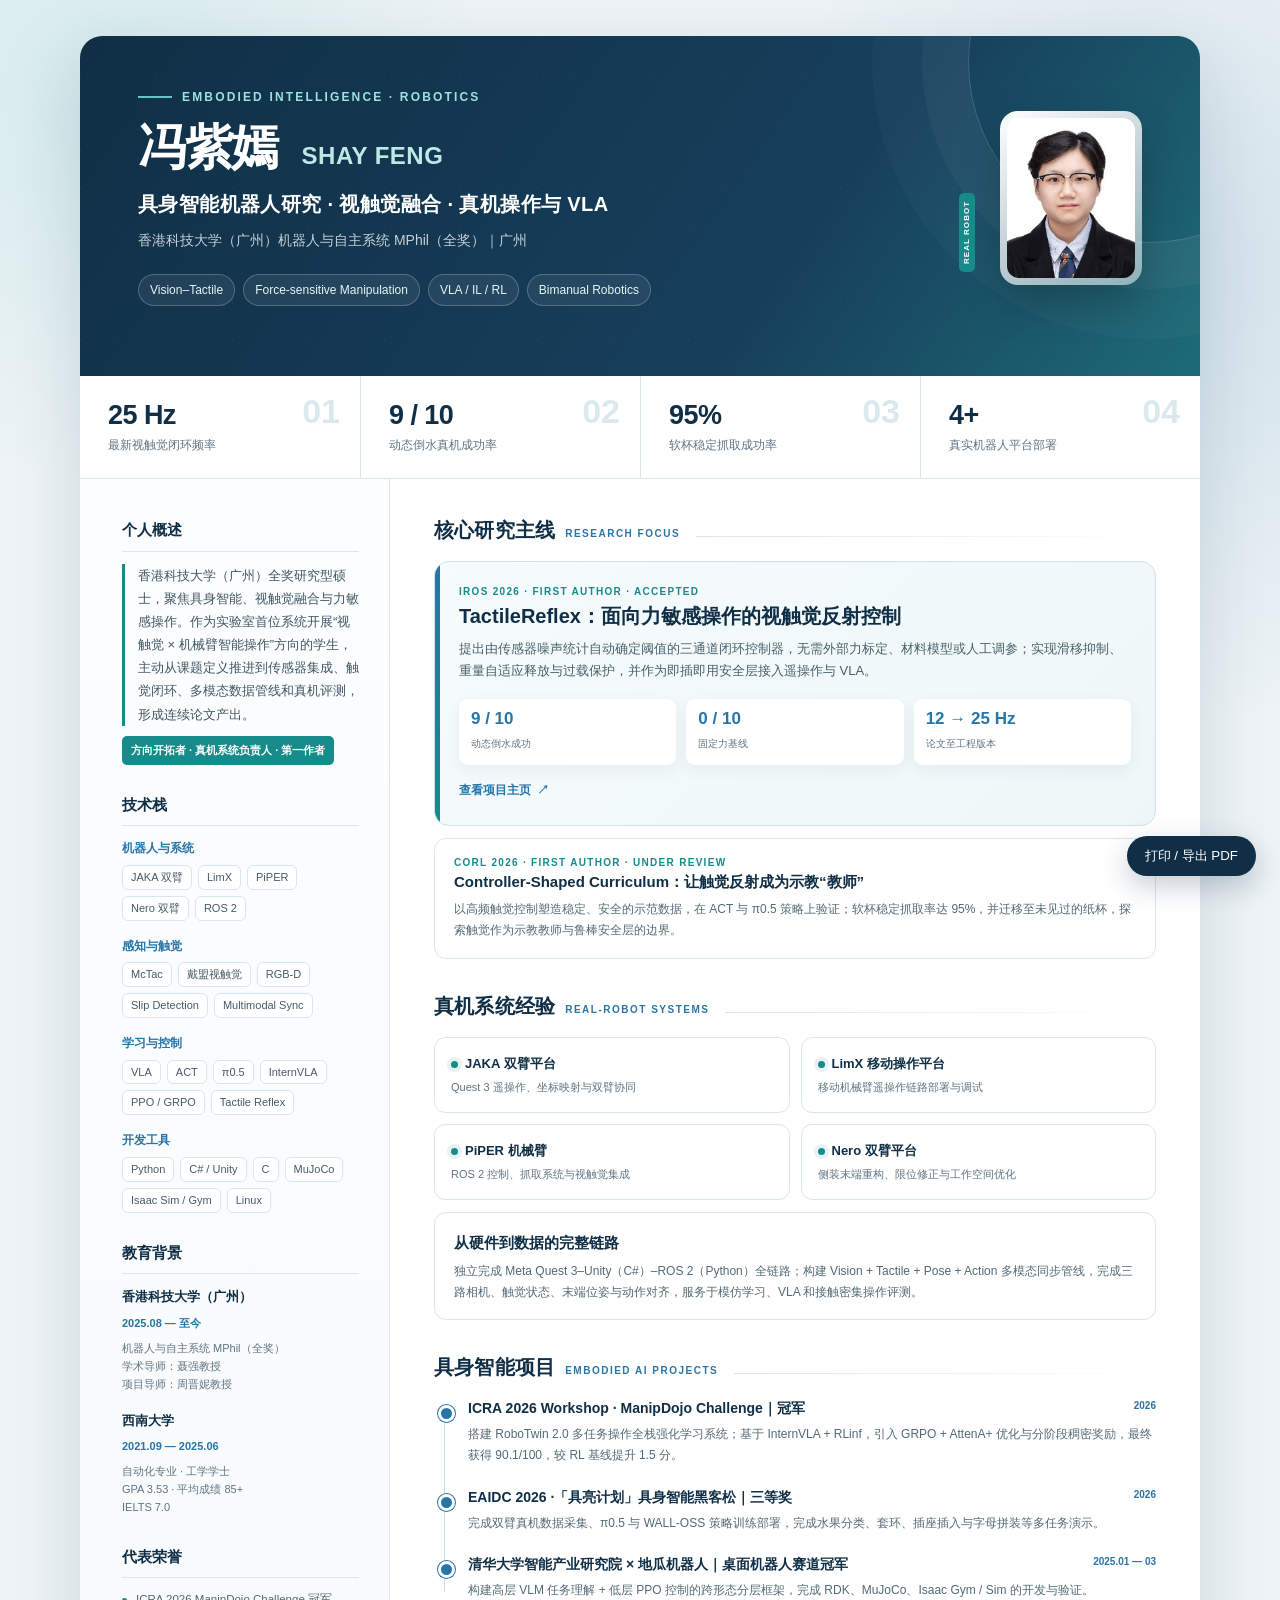
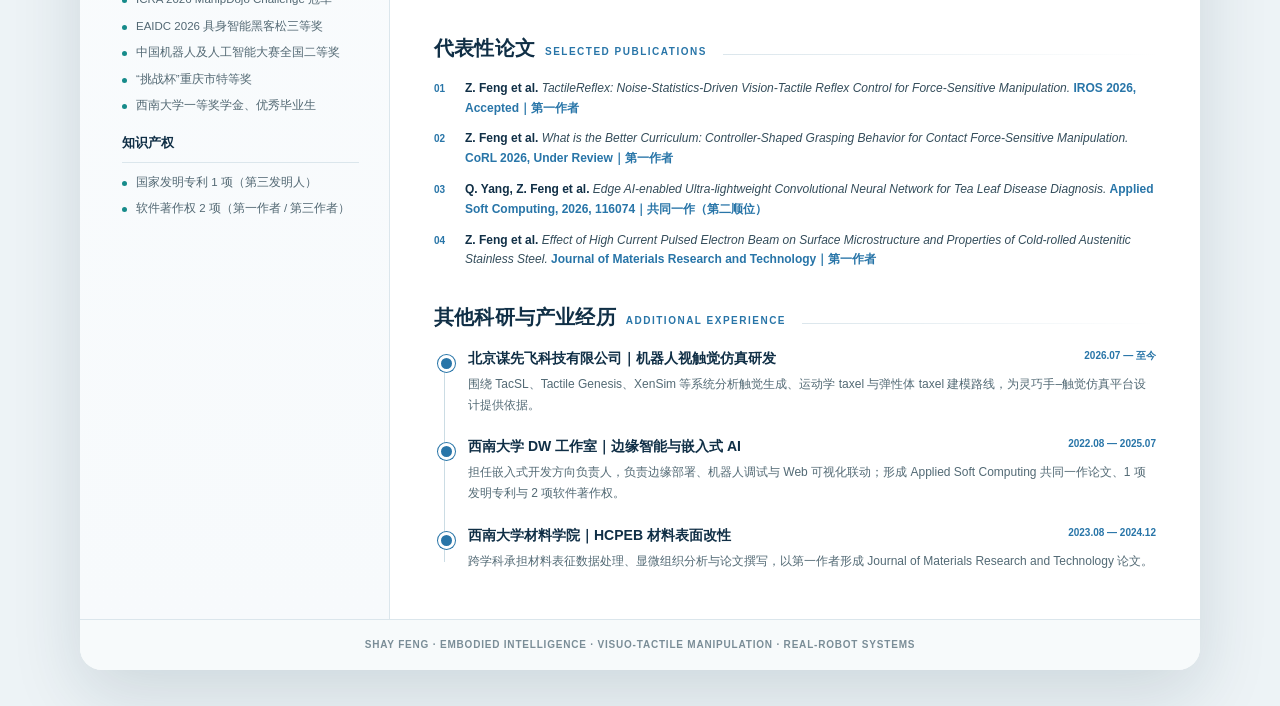
<file: Shay_Feng_CV.html>
<!doctype html>
<html lang="zh-CN">
<head>
  <meta charset="utf-8">
  <meta name="viewport" content="width=device-width,initial-scale=1">
  <meta name="description" content="冯紫嫣 Shay Feng｜具身智能机器人、视触觉融合与真机操作研究简历">
  <title>冯紫嫣 Shay Feng｜具身智能机器人研究简历</title>
  <style>
    :root {
      --navy:#102f46;
      --navy-2:#173f5c;
      --blue:#2875a8;
      --teal:#168b8a;
      --cyan:#66c5c3;
      --ink:#1f303b;
      --muted:#607481;
      --line:#dbe6ec;
      --soft:#f2f7fa;
      --soft-2:#e9f3f6;
      --paper:#ffffff;
      --bg:#edf3f6;
      --shadow:0 24px 70px rgba(16,47,70,.14);
    }
    *{box-sizing:border-box}
    html{scroll-behavior:smooth}
    body{
      margin:0;
      color:var(--ink);
      background:
        radial-gradient(circle at 8% 4%,rgba(102,197,195,.18),transparent 24rem),
        radial-gradient(circle at 92% 12%,rgba(40,117,168,.14),transparent 28rem),
        var(--bg);
      font-family:"Noto Sans SC","Microsoft YaHei","PingFang SC","Hiragino Sans GB",Arial,sans-serif;
      font-size:15px;
      line-height:1.72;
      -webkit-font-smoothing:antialiased;
    }
    a{color:inherit}
    .toolbar{
      position:fixed;
      right:24px;
      bottom:24px;
      z-index:10;
      display:flex;
      gap:10px;
    }
    .toolbar button{
      border:0;
      border-radius:999px;
      padding:11px 18px;
      color:#fff;
      background:var(--navy);
      box-shadow:0 10px 28px rgba(16,47,70,.24);
      font:600 13px/1 inherit;
      cursor:pointer;
    }
    .toolbar button:hover{background:var(--blue);transform:translateY(-1px)}
    .resume{
      width:min(1120px,calc(100% - 40px));
      margin:36px auto;
      background:var(--paper);
      border-radius:22px;
      overflow:hidden;
      box-shadow:var(--shadow);
    }
    .hero{
      position:relative;
      overflow:hidden;
      min-height:340px;
      padding:54px 58px 42px;
      color:#fff;
      background:
        linear-gradient(120deg,rgba(255,255,255,.06) 1px,transparent 1px),
        linear-gradient(30deg,rgba(255,255,255,.04) 1px,transparent 1px),
        linear-gradient(125deg,var(--navy) 0%,var(--navy-2) 64%,#1d6b77 100%);
      background-size:38px 38px,38px 38px,auto;
    }
    .hero::after{
      content:"";
      position:absolute;
      width:360px;height:360px;
      right:-130px;top:-155px;
      border:1px solid rgba(255,255,255,.18);
      border-radius:50%;
      box-shadow:0 0 0 46px rgba(255,255,255,.035),0 0 0 96px rgba(255,255,255,.025);
    }
    .hero-inner{
      position:relative;
      z-index:1;
      display:grid;
      grid-template-columns:1fr 160px;
      gap:40px;
      align-items:center;
    }
    .eyebrow{
      display:flex;
      align-items:center;
      gap:10px;
      margin-bottom:18px;
      color:#9ce2df;
      font:700 12px/1.2 Arial,sans-serif;
      letter-spacing:.18em;
      text-transform:uppercase;
    }
    .eyebrow::before{content:"";width:34px;height:2px;background:var(--cyan)}
    h1{
      margin:0;
      font-size:48px;
      line-height:1.08;
      letter-spacing:-.03em;
      font-weight:800;
    }
    h1 span{
      margin-left:12px;
      color:#bde8e6;
      font:700 24px/1.2 Arial,sans-serif;
      letter-spacing:.02em;
    }
    .role{
      margin:13px 0 6px;
      color:#fff;
      font-size:20px;
      font-weight:700;
      letter-spacing:.02em;
    }
    .affiliation{margin:0;color:rgba(255,255,255,.76);font-size:14px}
    .hero-tags{display:flex;flex-wrap:wrap;gap:8px;margin-top:22px}
    .hero-tags span{
      padding:5px 11px;
      border:1px solid rgba(255,255,255,.22);
      border-radius:999px;
      background:rgba(255,255,255,.07);
      color:#e5f5f5;
      font-size:12px;
    }
    .portrait-wrap{
      justify-self:end;
      position:relative;
      width:142px;
      padding:7px;
      border-radius:18px;
      background:linear-gradient(145deg,#fff,rgba(255,255,255,.48));
      box-shadow:0 18px 40px rgba(0,0,0,.22);
    }
    .portrait-wrap::before{
      content:"REAL ROBOT";
      position:absolute;
      left:-25px;
      bottom:13px;
      padding:4px 8px;
      border-radius:5px;
      background:var(--teal);
      color:#fff;
      font:700 8px/1 Arial,sans-serif;
      letter-spacing:.13em;
      transform:rotate(-90deg);
      transform-origin:left bottom;
    }
    .portrait{display:block;width:100%;border-radius:12px}
    .metrics{
      display:grid;
      grid-template-columns:repeat(4,1fr);
      border-bottom:1px solid var(--line);
      background:#fff;
    }
    .metric{
      position:relative;
      padding:25px 28px 22px;
    }
    .metric+.metric{border-left:1px solid var(--line)}
    .metric strong{
      display:block;
      color:var(--navy);
      font:800 27px/1.05 Arial,sans-serif;
      letter-spacing:-.02em;
    }
    .metric span{display:block;margin-top:6px;color:var(--muted);font-size:12px}
    .metric em{
      position:absolute;
      top:18px;right:20px;
      color:#dbe9ef;
      font:800 34px/1 Arial,sans-serif;
      font-style:normal;
    }
    .content{
      display:grid;
      grid-template-columns:310px minmax(0,1fr);
      gap:0;
    }
    aside{
      padding:38px 30px 42px 42px;
      border-right:1px solid var(--line);
      background:linear-gradient(180deg,#fbfdfe 0%,#f7fafc 100%);
    }
    main{padding:38px 44px 48px}
    .section{margin-bottom:34px}
    .section:last-child{margin-bottom:0}
    .section-title{
      display:flex;
      align-items:baseline;
      gap:10px;
      margin:0 0 18px;
      color:var(--navy);
      font-size:20px;
      line-height:1.3;
      font-weight:800;
      letter-spacing:.01em;
    }
    .section-title small{
      color:var(--blue);
      font:700 10px/1 Arial,sans-serif;
      letter-spacing:.15em;
    }
    .section-title::after{
      content:"";
      flex:1;
      height:1px;
      margin-left:6px;
      background:linear-gradient(90deg,var(--line),transparent);
    }
    .side-title{
      margin:0 0 12px;
      padding-bottom:8px;
      border-bottom:1px solid var(--line);
      color:var(--navy);
      font-size:15px;
      font-weight:800;
    }
    .side-section{margin-bottom:27px}
    .summary{
      margin:0;
      padding-left:13px;
      border-left:3px solid var(--teal);
      color:#415762;
      font-size:13px;
      line-height:1.78;
    }
    .highlight{
      display:inline-block;
      margin:10px 0 0;
      padding:5px 9px;
      border-radius:5px;
      color:#fff;
      background:var(--teal);
      font-size:11px;
      font-weight:700;
    }
    .skill-group{margin-bottom:15px}
    .skill-group b{display:block;margin-bottom:6px;color:var(--blue);font-size:12px}
    .tags{display:flex;flex-wrap:wrap;gap:6px}
    .tags span{
      padding:4px 8px;
      border:1px solid #d9e7ed;
      border-radius:6px;
      background:#fff;
      color:#455c68;
      font-size:11px;
      line-height:1.35;
    }
    .edu-item{margin-bottom:17px}
    .edu-item:last-child{margin-bottom:0}
    .edu-item b{display:block;color:var(--navy);font-size:13px}
    .edu-item time{color:var(--blue);font:700 11px/1.4 Arial,sans-serif}
    .edu-item p{margin:4px 0 0;color:var(--muted);font-size:11px;line-height:1.65}
    .plain-list{margin:0;padding:0;list-style:none}
    .plain-list li{
      position:relative;
      margin:0 0 8px;
      padding-left:14px;
      color:#526873;
      font-size:11.5px;
      line-height:1.6;
    }
    .plain-list li::before{
      content:"";
      position:absolute;
      left:0;top:.7em;
      width:5px;height:5px;
      border-radius:50%;
      background:var(--teal);
    }
    .side-subtitle{
      margin:18px 0 10px;
      padding-bottom:7px;
      border-bottom:1px solid var(--line);
      color:var(--navy);
      font-size:13px;
    }
    .lead-card{
      position:relative;
      overflow:hidden;
      padding:23px 24px;
      border:1px solid #cfe1e9;
      border-radius:15px;
      background:linear-gradient(135deg,#f6fbfc 0%,#eef7f8 100%);
    }
    .lead-card::before{
      content:"";
      position:absolute;
      left:0;top:0;bottom:0;
      width:5px;
      background:linear-gradient(var(--blue),var(--teal));
    }
    .card-kicker{
      color:var(--teal);
      font:800 10px/1.3 Arial,sans-serif;
      letter-spacing:.13em;
      text-transform:uppercase;
    }
    .lead-card h3{margin:5px 0 8px;color:var(--navy);font-size:20px;line-height:1.35}
    .lead-card p{margin:0;color:#48606b;font-size:13px}
    .lead-card .result{
      display:grid;
      grid-template-columns:repeat(3,1fr);
      gap:10px;
      margin-top:16px;
    }
    .lead-card .result div{
      padding:10px 12px;
      border-radius:9px;
      background:#fff;
      box-shadow:0 5px 16px rgba(16,47,70,.06);
    }
    .lead-card .result b{display:block;color:var(--blue);font:800 17px/1.2 Arial,sans-serif}
    .lead-card .result span{color:var(--muted);font-size:10px}
    .project-link{
      display:inline-flex;
      align-items:center;
      gap:6px;
      margin-top:15px;
      color:var(--blue);
      text-decoration:none;
      font-size:12px;
      font-weight:700;
    }
    .project-link:hover{text-decoration:underline}
    .secondary-card{
      margin-top:12px;
      padding:17px 19px;
      border:1px solid var(--line);
      border-radius:12px;
      background:#fff;
    }
    .secondary-card h3{margin:0 0 5px;color:var(--navy);font-size:15px}
    .secondary-card p{margin:0;color:#536a75;font-size:12px}
    .platform-grid{
      display:grid;
      grid-template-columns:repeat(2,1fr);
      gap:11px;
    }
    .platform{
      padding:15px 16px;
      border:1px solid var(--line);
      border-radius:11px;
      background:#fff;
    }
    .platform b{display:block;color:var(--navy);font-size:13px}
    .platform span{display:block;margin-top:3px;color:var(--muted);font-size:11px}
    .platform .dot{
      display:inline-block;
      width:7px;height:7px;
      margin-right:7px;
      border-radius:50%;
      background:var(--teal);
      box-shadow:0 0 0 4px rgba(22,139,138,.10);
    }
    .timeline{position:relative;margin-left:4px}
    .timeline::before{
      content:"";
      position:absolute;
      left:6px;top:9px;bottom:9px;
      width:1px;
      background:#cbdce4;
    }
    .timeline-item{
      position:relative;
      padding:0 0 21px 30px;
      break-inside:avoid;
    }
    .timeline-item:last-child{padding-bottom:0}
    .timeline-item::before{
      content:"";
      position:absolute;
      left:0;top:7px;
      width:11px;height:11px;
      border:3px solid #fff;
      border-radius:50%;
      background:var(--blue);
      box-shadow:0 0 0 1px var(--blue);
    }
    .timeline-head{
      display:flex;
      justify-content:space-between;
      gap:18px;
      align-items:flex-start;
    }
    .timeline h3{margin:0;color:var(--navy);font-size:14px;line-height:1.5}
    .timeline time{white-space:nowrap;color:var(--blue);font:700 10px/1.5 Arial,sans-serif}
    .timeline p{margin:5px 0 0;color:#536a75;font-size:12px}
    .paper-list{counter-reset:paper;margin:0;padding:0;list-style:none}
    .paper-list li{
      counter-increment:paper;
      position:relative;
      margin:0 0 11px;
      padding-left:31px;
      color:#455c68;
      font-size:12px;
      line-height:1.65;
      break-inside:avoid;
    }
    .paper-list li::before{
      content:counter(paper,decimal-leading-zero);
      position:absolute;
      left:0;top:1px;
      color:var(--blue);
      font:800 10px/1.7 Arial,sans-serif;
    }
    .paper-list b{color:var(--navy)}
    .paper-list em{color:#344d5b}
    .venue{color:var(--blue);font-weight:700}
    .footer{
      padding:18px 42px;
      color:#7a8d97;
      background:#f7fafb;
      border-top:1px solid var(--line);
      font:600 10px/1.4 Arial,sans-serif;
      letter-spacing:.08em;
      text-align:center;
      text-transform:uppercase;
    }
    @media (max-width:820px){
      .resume{width:min(100% - 20px,680px);margin:10px auto;border-radius:15px}
      .hero{padding:36px 28px 30px}
      .hero-inner{grid-template-columns:1fr 108px;gap:20px}
      h1{font-size:36px} h1 span{display:block;margin:6px 0 0;font-size:19px}
      .role{font-size:16px}
      .portrait-wrap{width:105px}
      .metrics{grid-template-columns:repeat(2,1fr)}
      .metric:nth-child(3){border-left:0;border-top:1px solid var(--line)}
      .metric:nth-child(4){border-top:1px solid var(--line)}
      .content{display:block}
      aside{padding:28px;border-right:0;border-bottom:1px solid var(--line)}
      main{padding:30px 28px 38px}
    }
    @media (max-width:520px){
      .hero-inner{display:block}
      .portrait-wrap{position:absolute;right:0;top:0;width:82px}
      .hero-copy{padding-right:92px}
      h1{font-size:30px}
      .hero-tags{margin-right:-85px}
      .metric{padding:18px}
      .platform-grid,.lead-card .result{grid-template-columns:1fr}
      .timeline-head{display:block}
      .toolbar{right:14px;bottom:14px}
    }
    @media print{
      @page{size:A4;margin:9mm}
      body{background:#fff;font-size:11px;print-color-adjust:exact;-webkit-print-color-adjust:exact}
      .toolbar{display:none}
      .resume{width:100%;margin:0;border-radius:0;box-shadow:none}
      .hero{min-height:auto;padding:25px 30px 20px}
      .hero-inner{grid-template-columns:1fr 110px;gap:24px}
      h1{font-size:34px}h1 span{font-size:18px}
      .role{font-size:15px}.affiliation{font-size:10px}
      .hero-tags{margin-top:12px}.hero-tags span{font-size:8px;padding:3px 7px}
      .portrait-wrap{width:100px}
      .metrics .metric{padding:13px 18px}
      .metric strong{font-size:19px}.metric span{font-size:8px}.metric em{font-size:22px}
      .content{display:block}
      aside{
        display:grid;
        grid-template-columns:1.25fr 1fr 1fr;
        gap:15px 28px;
        padding:18px 24px 22px;
        border-right:0;
        border-bottom:1px solid var(--line);
      }
      aside .side-section{margin:0;break-inside:avoid}
      aside .side-section:first-child{grid-column:1/-1}
      main{padding:22px 26px 26px;break-before:page}
      .section{margin-bottom:14px}.section-title{font-size:14px;margin-bottom:9px}
      .side-section{margin-bottom:18px}
      main .section:first-child{display:grid;grid-template-columns:1.25fr .75fr;gap:9px}
      main .section:first-child>.section-title{grid-column:1/-1}
      main .section:first-child .secondary-card{margin-top:0}
      .lead-card{padding:12px 13px}.lead-card h3{font-size:13px}.lead-card p{font-size:8px}
      .lead-card .result{margin-top:7px;gap:5px}.lead-card .result div{padding:5px 6px}
      .lead-card .result b{font-size:13px}.project-link{margin-top:7px}
      .secondary-card{padding:8px 10px;margin-top:7px}
      main .platform-grid{grid-template-columns:repeat(4,minmax(0,1fr));gap:5px}
      .platform{padding:7px 8px}.platform b{font-size:9px}.platform span{font-size:7px}
      .timeline-item{padding-bottom:8px}
      .timeline p,.secondary-card p,.paper-list li{font-size:7.7px}
      .paper-list li{margin-bottom:6px}
      .footer{padding:9px}
    }
  </style>
</head>
<body>
  <div class="toolbar"><button type="button" onclick="window.print()">打印 / 导出 PDF</button></div>
  <article class="resume">
    <header class="hero">
      <div class="hero-inner">
        <div class="hero-copy">
          <div class="eyebrow">Embodied Intelligence · Robotics</div>
          <h1>冯紫嫣 <span>SHAY FENG</span></h1>
          <p class="role">具身智能机器人研究 · 视触觉融合 · 真机操作与 VLA</p>
          <p class="affiliation">香港科技大学（广州）机器人与自主系统 MPhil（全奖）｜广州</p>
          <div class="hero-tags">
            <span>Vision–Tactile</span><span>Force-sensitive Manipulation</span>
            <span>VLA / IL / RL</span><span>Bimanual Robotics</span>
          </div>
        </div>
        <div class="portrait-wrap">
          <img class="portrait" src="[data-uri]" alt="冯紫嫣 Shay Feng 证件照">
        </div>
      </div>
    </header>

    <section class="metrics" aria-label="关键成果">
      <div class="metric"><strong>25 Hz</strong><span>最新视触觉闭环频率</span><em>01</em></div>
      <div class="metric"><strong>9 / 10</strong><span>动态倒水真机成功率</span><em>02</em></div>
      <div class="metric"><strong>95%</strong><span>软杯稳定抓取成功率</span><em>03</em></div>
      <div class="metric"><strong>4+</strong><span>真实机器人平台部署</span><em>04</em></div>
    </section>

    <div class="content">
      <aside>
        <section class="side-section">
          <h2 class="side-title">个人概述</h2>
          <p class="summary">香港科技大学（广州）全奖研究型硕士，聚焦具身智能、视触觉融合与力敏感操作。作为实验室首位系统开展“视触觉 × 机械臂智能操作”方向的学生，主动从课题定义推进到传感器集成、触觉闭环、多模态数据管线和真机评测，形成连续论文产出。</p>
          <span class="highlight">方向开拓者 · 真机系统负责人 · 第一作者</span>
        </section>

        <section class="side-section">
          <h2 class="side-title">技术栈</h2>
          <div class="skill-group"><b>机器人与系统</b><div class="tags"><span>JAKA 双臂</span><span>LimX</span><span>PiPER</span><span>Nero 双臂</span><span>ROS 2</span></div></div>
          <div class="skill-group"><b>感知与触觉</b><div class="tags"><span>McTac</span><span>戴盟视触觉</span><span>RGB-D</span><span>Slip Detection</span><span>Multimodal Sync</span></div></div>
          <div class="skill-group"><b>学习与控制</b><div class="tags"><span>VLA</span><span>ACT</span><span>π0.5</span><span>InternVLA</span><span>PPO / GRPO</span><span>Tactile Reflex</span></div></div>
          <div class="skill-group"><b>开发工具</b><div class="tags"><span>Python</span><span>C# / Unity</span><span>C</span><span>MuJoCo</span><span>Isaac Sim / Gym</span><span>Linux</span></div></div>
        </section>

        <section class="side-section">
          <h2 class="side-title">教育背景</h2>
          <div class="edu-item">
            <b>香港科技大学（广州）</b><time>2025.08 — 至今</time>
            <p>机器人与自主系统 MPhil（全奖）<br>学术导师：聂强教授<br>项目导师：周晋妮教授</p>
          </div>
          <div class="edu-item">
            <b>西南大学</b><time>2021.09 — 2025.06</time>
            <p>自动化专业 · 工学学士<br>GPA 3.53 · 平均成绩 85+<br>IELTS 7.0</p>
          </div>
        </section>

        <section class="side-section">
          <h2 class="side-title">代表荣誉</h2>
          <ul class="plain-list">
            <li>ICRA 2026 ManipDojo Challenge 冠军</li>
            <li>EAIDC 2026 具身智能黑客松三等奖</li>
            <li>中国机器人及人工智能大赛全国二等奖</li>
            <li>“挑战杯”重庆市特等奖</li>
            <li>西南大学一等奖学金、优秀毕业生</li>
          </ul>
          <h3 class="side-subtitle">知识产权</h3>
          <ul class="plain-list">
            <li>国家发明专利 1 项（第三发明人）</li>
            <li>软件著作权 2 项（第一作者 / 第三作者）</li>
          </ul>
        </section>
      </aside>

      <main>
        <section class="section">
          <h2 class="section-title">核心研究主线 <small>RESEARCH FOCUS</small></h2>
          <div class="lead-card">
            <div class="card-kicker">IROS 2026 · First Author · Accepted</div>
            <h3>TactileReflex：面向力敏感操作的视触觉反射控制</h3>
            <p>提出由传感器噪声统计自动确定阈值的三通道闭环控制器，无需外部力标定、材料模型或人工调参；实现滑移抑制、重量自适应释放与过载保护，并作为即插即用安全层接入遥操作与 VLA。</p>
            <div class="result">
              <div><b>9 / 10</b><span>动态倒水成功</span></div>
              <div><b>0 / 10</b><span>固定力基线</span></div>
              <div><b>12 → 25 Hz</b><span>论文至工程版本</span></div>
            </div>
            <a class="project-link" href="https://shayfeng.github.io/TactileReflex/" target="_blank" rel="noreferrer">查看项目主页 <span aria-hidden="true">↗</span></a>
          </div>
          <div class="secondary-card">
            <div class="card-kicker">CoRL 2026 · First Author · Under Review</div>
            <h3>Controller-Shaped Curriculum：让触觉反射成为示教“教师”</h3>
            <p>以高频触觉控制塑造稳定、安全的示范数据，在 ACT 与 π0.5 策略上验证；软杯稳定抓取率达 95%，并迁移至未见过的纸杯，探索触觉作为示教教师与鲁棒安全层的边界。</p>
          </div>
        </section>

        <section class="section">
          <h2 class="section-title">真机系统经验 <small>REAL-ROBOT SYSTEMS</small></h2>
          <div class="platform-grid">
            <div class="platform"><b><span class="dot"></span>JAKA 双臂平台</b><span>Quest 3 遥操作、坐标映射与双臂协同</span></div>
            <div class="platform"><b><span class="dot"></span>LimX 移动操作平台</b><span>移动机械臂遥操作链路部署与调试</span></div>
            <div class="platform"><b><span class="dot"></span>PiPER 机械臂</b><span>ROS 2 控制、抓取系统与视触觉集成</span></div>
            <div class="platform"><b><span class="dot"></span>Nero 双臂平台</b><span>侧装末端重构、限位修正与工作空间优化</span></div>
          </div>
          <div class="secondary-card">
            <h3>从硬件到数据的完整链路</h3>
            <p>独立完成 Meta Quest 3–Unity（C#）–ROS 2（Python）全链路；构建 Vision + Tactile + Pose + Action 多模态同步管线，完成三路相机、触觉状态、末端位姿与动作对齐，服务于模仿学习、VLA 和接触密集操作评测。</p>
          </div>
        </section>

        <section class="section">
          <h2 class="section-title">具身智能项目 <small>EMBODIED AI PROJECTS</small></h2>
          <div class="timeline">
            <article class="timeline-item">
              <div class="timeline-head"><h3>ICRA 2026 Workshop · ManipDojo Challenge｜冠军</h3><time>2026</time></div>
              <p>搭建 RoboTwin 2.0 多任务操作全栈强化学习系统；基于 InternVLA + RLinf，引入 GRPO + AttenA+ 优化与分阶段稠密奖励，最终获得 90.1/100，较 RL 基线提升 1.5 分。</p>
            </article>
            <article class="timeline-item">
              <div class="timeline-head"><h3>EAIDC 2026 ·「具亮计划」具身智能黑客松｜三等奖</h3><time>2026</time></div>
              <p>完成双臂真机数据采集、π0.5 与 WALL-OSS 策略训练部署，完成水果分类、套环、插座插入与字母拼装等多任务演示。</p>
            </article>
            <article class="timeline-item">
              <div class="timeline-head"><h3>清华大学智能产业研究院 × 地瓜机器人｜桌面机器人赛道冠军</h3><time>2025.01 — 03</time></div>
              <p>构建高层 VLM 任务理解 + 低层 PPO 控制的跨形态分层框架，完成 RDK、MuJoCo、Isaac Gym / Sim 的开发与验证。</p>
            </article>
          </div>
        </section>

        <section class="section">
          <h2 class="section-title">代表性论文 <small>SELECTED PUBLICATIONS</small></h2>
          <ol class="paper-list">
            <li><b>Z. Feng et al.</b> <em>TactileReflex: Noise-Statistics-Driven Vision-Tactile Reflex Control for Force-Sensitive Manipulation.</em> <span class="venue">IROS 2026, Accepted｜第一作者</span></li>
            <li><b>Z. Feng et al.</b> <em>What is the Better Curriculum: Controller-Shaped Grasping Behavior for Contact Force-Sensitive Manipulation.</em> <span class="venue">CoRL 2026, Under Review｜第一作者</span></li>
            <li><b>Q. Yang, Z. Feng et al.</b> <em>Edge AI-enabled Ultra-lightweight Convolutional Neural Network for Tea Leaf Disease Diagnosis.</em> <span class="venue">Applied Soft Computing, 2026, 116074｜共同一作（第二顺位）</span></li>
            <li><b>Z. Feng et al.</b> <em>Effect of High Current Pulsed Electron Beam on Surface Microstructure and Properties of Cold-rolled Austenitic Stainless Steel.</em> <span class="venue">Journal of Materials Research and Technology｜第一作者</span></li>
          </ol>
        </section>

        <section class="section">
          <h2 class="section-title">其他科研与产业经历 <small>ADDITIONAL EXPERIENCE</small></h2>
          <div class="timeline">
            <article class="timeline-item">
              <div class="timeline-head"><h3>北京谋先飞科技有限公司｜机器人视触觉仿真研发</h3><time>2026.07 — 至今</time></div>
              <p>围绕 TacSL、Tactile Genesis、XenSim 等系统分析触觉生成、运动学 taxel 与弹性体 taxel 建模路线，为灵巧手–触觉仿真平台设计提供依据。</p>
            </article>
            <article class="timeline-item">
              <div class="timeline-head"><h3>西南大学 DW 工作室｜边缘智能与嵌入式 AI</h3><time>2022.08 — 2025.07</time></div>
              <p>担任嵌入式开发方向负责人，负责边缘部署、机器人调试与 Web 可视化联动；形成 Applied Soft Computing 共同一作论文、1 项发明专利与 2 项软件著作权。</p>
            </article>
            <article class="timeline-item">
              <div class="timeline-head"><h3>西南大学材料学院｜HCPEB 材料表面改性</h3><time>2023.08 — 2024.12</time></div>
              <p>跨学科承担材料表征数据处理、显微组织分析与论文撰写，以第一作者形成 Journal of Materials Research and Technology 论文。</p>
            </article>
          </div>
        </section>
      </main>
    </div>
    <footer class="footer">Shay Feng · Embodied Intelligence · Visuo-Tactile Manipulation · Real-Robot Systems</footer>
  </article>
</body>
</html>
</file>
<file: assets/styles.css>
:root{color-scheme:light;--text:#202c38;--muted:#586674;--blue:#175e94;--line:#dfe5eb;--soft:#f4f7fa}*{box-sizing:border-box}html{scroll-behavior:smooth;scroll-padding-top:25px}body{margin:0;background:#fff;color:var(--text);font:16px/1.65 -apple-system,BlinkMacSystemFont,"Segoe UI",Arial,"Noto Sans SC",sans-serif}a{color:var(--blue);text-decoration:none}a:hover{text-decoration:underline;text-underline-offset:4px}a:focus-visible,button:focus-visible{outline:3px solid #1c70b1;outline-offset:5px}button{font:inherit;cursor:pointer}.site-header,main{max-width:980px;margin:auto;padding-inline:36px}.site-header{display:flex;align-items:center;justify-content:space-between;gap:24px;min-height:88px;border-bottom:1px solid var(--line)}.brand{font-size:17px;font-weight:650;color:var(--text);white-space:nowrap}nav{display:flex;align-items:center;gap:24px;font-size:14px}nav a{color:var(--muted)}nav button{border:1px solid var(--line);background:#fff;padding:4px 10px;border-radius:4px;font-size:14px;color:var(--text)}h1,h2,h3,p{margin:0}p+p{margin-top:12px}h1{font-size:42px;line-height:1.2;letter-spacing:-1px;font-weight:650;margin:9px 0 10px}.name-note{font-size:24px;color:var(--muted);font-weight:400;letter-spacing:0;margin-left:8px}.hero{display:grid;grid-template-columns:minmax(0,1fr) 210px;gap:44px;padding:48px 0 30px}.eyebrow{color:var(--blue);font-size:12px;letter-spacing:1.7px;font-weight:650}.affiliation{font-size:18px;margin-bottom:19px}.muted,.advisors{color:var(--muted)}.advisors{font-size:14px}.links{display:flex;gap:22px;margin-top:19px;font-size:15px;font-weight:600}.profile{display:flex;flex-direction:column;align-items:center;gap:16px;padding-top:9px}.profile img{width:168px;height:210px;object-fit:cover;object-position:center;border-radius:6px;background:var(--soft)}.profile a{font-size:14px;overflow-wrap:anywhere}.highlights{display:grid;grid-template-columns:repeat(3,minmax(0,1fr));border:1px solid var(--line);border-radius:6px;margin:0 0 39px;background:var(--soft)}.highlights a{padding:16px 20px;color:var(--text)}.highlights a+a{border-left:1px solid var(--line)}.highlights strong,.highlights span{display:block}.highlights strong{font-size:16px}.highlights span{font-size:14px;color:var(--blue);margin-top:3px}main>section:not(.hero){padding:0 0 34px;margin-bottom:6px}h2{font-size:24px;line-height:1.3;font-weight:650;letter-spacing:-.35px;padding-bottom:13px;border-bottom:1px solid var(--line);margin-bottom:22px}h3{font-size:17px;line-height:1.5;font-weight:650}h3 a{color:inherit}.publication{padding:0 0 25px;margin-bottom:24px;border-bottom:1px solid var(--line)}.publication:last-child{margin-bottom:0;border-bottom:0;padding-bottom:0}.pub-meta{display:flex;flex-wrap:wrap;gap:12px;align-items:center;font-size:14px;color:var(--muted);margin-bottom:8px}.venue{font-weight:650;color:var(--blue)}.publication h3{font-size:18px;line-height:1.45;margin-bottom:8px}.authors{font-size:14px;color:var(--muted);margin-bottom:11px}.publication p{margin-top:9px}.result{border-left:3px solid #a8c6de;padding:8px 13px;background:#f5f8fb;font-size:15px}.paper-link{display:inline-block;margin-top:10px;font-size:14px;font-weight:600}.compact h3{font-size:16px}.compact p{font-size:15px}.section-heading{display:flex;justify-content:space-between;align-items:baseline;border-bottom:1px solid var(--line);margin-bottom:18px;gap:16px}.section-heading h2{border:0;margin:0}.section-heading>span{font-size:14px}.research-list{padding-left:24px;margin:18px 0 0}.research-list li{padding-left:6px;margin:0 0 14px}.research-list li::marker{color:var(--blue);font-weight:600}.research-list p{margin-top:3px;color:var(--muted)}.experience{margin-bottom:21px}.experience:last-child{margin-bottom:0}.entry-heading{display:flex;align-items:baseline;justify-content:space-between;gap:20px}.entry-heading>span{font-size:14px;color:var(--muted);white-space:nowrap}.experience p{margin-top:5px;color:var(--muted)}.award{color:var(--blue);font-size:14px;font-weight:600;margin-left:7px}.honors{padding-left:20px;margin:0}.honors li{padding-left:4px;margin-bottom:9px}.skills{margin:0}.skills>div{display:grid;grid-template-columns:165px minmax(0,1fr);gap:20px;padding:8px 0}.skills dt{font-size:15px;font-weight:600}.skills dd{margin:0;font-size:15px;color:var(--muted)}footer{border-top:1px solid var(--line);padding:26px 0 38px;color:var(--muted);font-size:14px}footer>div{display:flex;justify-content:space-between;gap:18px;flex-wrap:wrap}footer p{margin-top:7px}.skip-link{position:absolute;top:-70px;left:20px;padding:8px 15px;background:white;z-index:10}.skip-link:focus{top:8px}[hidden]{display:none!important}@media(max-width:700px){.site-header,main{padding-inline:22px}.site-header{min-height:76px;flex-wrap:wrap;gap:10px;padding-top:17px;padding-bottom:17px}nav{gap:15px;flex-wrap:wrap;font-size:14px}.hero{grid-template-columns:minmax(0,1fr) 140px;gap:24px;padding-top:32px}.profile img{width:126px;height:158px}.profile a{font-size:12px;text-align:center}h1{font-size:34px}.name-note{font-size:20px}.affiliation{font-size:16px}.highlights a{padding:12px}.highlights strong{font-size:14px}.highlights span{font-size:13px}.entry-heading{display:block}.entry-heading>span{display:block;margin-top:3px;white-space:normal}.skills>div{grid-template-columns:135px minmax(0,1fr);gap:14px}}@media(max-width:480px){.site-header,main{padding-inline:18px}.site-header{display:block}.brand{display:block;margin-bottom:12px}nav{gap:17px}.hero{display:flex;flex-direction:column;gap:22px;padding-top:29px}.profile{flex-direction:row;justify-content:flex-start;gap:18px;padding:0}.profile img{width:86px;height:108px}.profile a{font-size:14px}.highlights{grid-template-columns:1fr;margin-bottom:30px}.highlights a{padding:12px 16px;display:flex;align-items:center;justify-content:space-between;gap:12px}.highlights a+a{border-left:0;border-top:1px solid var(--line)}.highlights span{margin:0}h2{font-size:22px}.skills>div{grid-template-columns:1fr;gap:2px}.publication h3{font-size:17px}.pub-meta{gap:8px}.award{display:inline-block;margin-left:0}.profile a,footer a{overflow-wrap:anywhere}}@media(prefers-reduced-motion:reduce){html{scroll-behavior:auto}}
/* Four academic highlights, with room for the two personal honors. */
.highlights{grid-template-columns:1fr 1fr 1.15fr 1.65fr}
.highlights>a,.highlights>.highlight-honors{min-width:0;padding:16px}
.highlights>.highlight-honors{border-left:1px solid var(--line)}
.highlights strong[data-i18n]{color:var(--text);font-size:16px;margin:0}
.highlights .highlight-honors>span{line-height:1.5;margin-top:7px}
.profile a{max-width:100%;text-align:center}
.education-honors{font-size:14px}
@media(max-width:800px) and (min-width:481px){
.highlights{grid-template-columns:repeat(2,minmax(0,1fr))}
.highlights>a:nth-child(3){border-left:0;border-top:1px solid var(--line)}
.highlights>.highlight-honors{border-top:1px solid var(--line)}
}
@media(max-width:480px){
.highlights{grid-template-columns:1fr}
.highlights>.highlight-honors{border-left:0;border-top:1px solid var(--line)}
.profile a{min-width:0}
}

.personal-photos{display:grid;grid-template-columns:3fr 4fr;gap:20px;max-width:700px;margin:0 auto 38px;align-items:start}
.personal-photos img{display:block;width:100%;height:auto;border-radius:6px}
@media(max-width:480px){.personal-photos{gap:12px;margin-bottom:28px}}

/* Natural portrait and a balanced two-column photo collection. */
.hero{grid-template-columns:minmax(0,1fr) 252px;gap:38px}
.profile img{width:240px;height:270px;object-fit:cover;object-position:70% center;border-radius:10px}
.personal-photos{grid-template-columns:repeat(2,minmax(0,1fr));gap:18px;max-width:820px;margin:6px auto 42px}
.photo-column{display:flex;flex-direction:column;gap:18px;min-width:0}
.personal-photos img{border-radius:8px;width:100%;height:auto}
@media(max-width:700px){.hero{grid-template-columns:minmax(0,1fr) 180px;gap:24px}.profile img{width:180px;height:216px}}
@media(max-width:480px){.hero{display:flex;flex-direction:column}.profile{align-items:center;gap:18px}.profile img{width:132px;height:158px;flex-shrink:0}.personal-photos,.photo-column{gap:10px}.personal-photos{margin-bottom:28px}.personal-photos img{border-radius:5px}}

.paper-details{margin-top:16px}
.paper-details summary{display:flex;align-items:center;justify-content:space-between;gap:18px;width:fit-content;min-width:104px;min-height:44px;padding:8px 14px;border:1px solid var(--line);border-radius:6px;background:var(--soft);color:var(--blue);font-size:14px;font-weight:600;cursor:pointer;list-style:none}
.paper-details summary::-webkit-details-marker{display:none}
.paper-details summary:hover{border-color:var(--blue)}
.paper-details summary:focus-visible{outline:3px solid var(--blue);outline-offset:3px}
.paper-details .less-label{display:none}
.paper-details[open] .more-label{display:none}
.paper-details[open] .less-label{display:inline}
.paper-details[open] .expand-icon{transform:rotate(45deg)}
.paper-details figure{margin:14px 0 0;padding:16px;border:1px solid var(--line);border-radius:8px;background:#fff}
.paper-details figure img{display:block;width:100%;height:auto;max-height:620px;object-fit:contain}
.paper-details figcaption{display:flex;justify-content:space-between;gap:12px;flex-wrap:wrap;margin-top:12px;font-size:14px;color:var(--muted)}
.figure-links{white-space:nowrap}
@media(max-width:480px){.paper-details figure{padding:9px}.paper-details figcaption{font-size:13px}}

/* Use a centered crop for the updated portrait. */
.profile img{object-position:center}

/* Display the full original photo without cropping. The source is 480×640 (2× desktop display). */
.profile .profile-photo-link{display:block;line-height:0;max-width:100%;flex-shrink:0}
.profile .profile-photo-link img{display:block;width:240px;height:auto;aspect-ratio:3/4;object-fit:contain;object-position:center;border-radius:10px}
@media(max-width:700px){.profile .profile-photo-link img{width:180px;height:auto}}
@media(max-width:480px){.profile .profile-photo-link img{width:132px;height:auto}}
</file>
<file: better-curriculum/styles.css>
:root{--paper:#fff;--paper-2:#f6f8fb;--ink:#11233f;--muted:#5d6b82;--line:#d9e2ee;--accent:#245fd6;--accent-2:#2f6ff0;--accent-soft:#eef4ff;--warm:#c98250;--slate:#8ea3bf;--track:#eaf0f7;--dark:#0e203b;--dark-2:#152b49;--white:#fff;--max:1420px;--radius:18px;--shadow:0 18px 50px rgba(17,35,63,.06)}*{box-sizing:border-box}html{scroll-behavior:smooth}body{margin:0;background:var(--paper);color:var(--ink);font-family:Inter,ui-sans-serif,-apple-system,BlinkMacSystemFont,"Segoe UI",Roboto,Helvetica,Arial,sans-serif;line-height:1.55;-webkit-font-smoothing:antialiased}a{color:inherit;text-decoration:none}button{font:inherit}img{display:block;max-width:100%;height:auto}.skip{position:absolute;left:-999px;top:8px;background:#fff;padding:10px 14px;border-radius:8px;z-index:99}.skip:focus{left:12px}.topbar{position:sticky;top:0;z-index:40;display:flex;justify-content:space-between;align-items:center;gap:24px;padding:17px max(34px,calc((100vw - var(--max))/2));background:rgba(255,255,255,.94);border-bottom:1px solid rgba(17,35,63,.08);backdrop-filter:blur(15px)}.wordmark{display:flex;flex-direction:column;line-height:1.05;font-weight:800;letter-spacing:.08em;font-size:.86rem;color:var(--ink)}.wordmark small{margin-top:5px;color:var(--muted);font-size:.68rem;letter-spacing:.16em}.topbar nav{display:flex;align-items:center;gap:24px;font-size:.88rem;font-weight:650}.topbar nav a{color:#52627b}.topbar nav a:hover{color:var(--accent)}main{overflow:hidden}.hero{max-width:var(--max);margin:0 auto;padding:116px 34px 58px;text-align:center}.hero-kicker,.eyebrow,.section-label{font-size:.74rem;font-weight:800;letter-spacing:.16em;text-transform:uppercase;color:var(--accent)}.hero h1{max-width:1100px;margin:18px auto 13px;font-size:clamp(3.3rem,7vw,7.3rem);line-height:.92;letter-spacing:-.06em;font-weight:720}.hero h1 span,.accent-text,.takeaway h2 span,.dark h2 span{color:var(--accent)}.subtitle{max-width:930px;margin:25px auto 0;font-size:clamp(1.12rem,2vw,1.55rem);line-height:1.45;color:#53627a}.authors{margin:31px auto 4px;font-size:1rem}.affiliation{margin:0;color:var(--muted)}.hero-actions{display:flex;justify-content:center;flex-wrap:wrap;gap:10px;margin-top:31px}.button{display:inline-flex;align-items:center;justify-content:center;min-height:46px;padding:0 19px;border:1px solid var(--line);border-radius:12px;font-size:.9rem;font-weight:750;transition:.2s ease}.button:hover{transform:translateY(-1px)}.button.primary{background:var(--accent);border-color:var(--accent);color:#fff}.button.primary:hover{background:#1e54c2;border-color:#1e54c2}.button.secondary{background:#fff}.button.muted{color:#7c899d;background:#f3f6fa;cursor:default}.micro-note{font-size:.75rem;color:#8a96a8}.hero-figure{max-width:var(--max);margin:5px auto 78px;padding:0 34px}.figure-card{background:#fff;border:1px solid var(--line);border-radius:var(--radius);overflow:hidden;box-shadow:var(--shadow)}.figure-card img{width:100%}.figure-card figcaption{display:flex;justify-content:space-between;gap:24px;padding:17px 20px;color:#5c6b81;font-size:.84rem;border-top:1px solid var(--line)}.figure-card figcaption a{white-space:nowrap;color:var(--accent);font-weight:700}.section{padding:96px max(34px,calc((100vw - var(--max))/2));border-top:1px solid var(--line)}.section.alt{background:var(--paper-2)}.section-label{margin-bottom:42px}.section-grid{display:grid;grid-template-columns:minmax(0,.86fr) minmax(0,1.14fr);gap:80px;align-items:start}.section h2{margin:8px 0 0;font-size:clamp(2.6rem,5.2vw,5.2rem);font-weight:680;line-height:1.02;letter-spacing:-.052em}.prose{color:#526178;font-size:1.05rem}.lead{font-size:1.11rem}.prose p:first-child{margin-top:0}.claim{margin-top:30px;padding:22px 24px;border-left:4px solid var(--accent);background:var(--accent-soft);border-radius:0 14px 14px 0;color:#273b59}.problem-strip{display:grid;grid-template-columns:repeat(3,1fr) 2.25fr;margin-top:60px;border:1px solid var(--line);border-radius:18px;overflow:hidden;background:#fff}.problem-strip>div{padding:23px;border-right:1px solid var(--line)}.problem-strip>div:last-child{border-right:0}.problem-strip b{display:block;font-size:1.65rem;letter-spacing:-.03em}.problem-strip span{display:block;color:var(--muted);font-size:.79rem;text-transform:uppercase;letter-spacing:.08em}.problem-strip .problem-text{display:flex;align-items:center;color:#536179;font-size:.92rem}.steps{display:grid;gap:1px;background:var(--line);border:1px solid var(--line);border-radius:18px;overflow:hidden}.steps article{position:relative;background:#fff;padding:27px 28px}.steps article>span{position:absolute;right:22px;top:20px;color:#b9c6d7;font-size:1.5rem;font-weight:800}.steps h3{margin:0 45px 8px 0;font-size:1.18rem}.steps p{margin:0;color:#5b687d}.steps small{display:block;margin-top:13px;color:var(--accent);font-weight:760;text-transform:uppercase;letter-spacing:.08em}.wide{max-width:var(--max);margin:56px auto 0}.definition{display:flex;align-items:center;justify-content:space-between;gap:24px;margin-top:24px;padding:20px 23px;border:1px solid var(--line);border-radius:15px;background:#fff}.definition span{font-size:.72rem;font-weight:800;letter-spacing:.12em;color:var(--accent)}.definition p{margin:0}.evidence-section{background:#fff}.evidence-intro{display:grid;grid-template-columns:minmax(0,1.2fr) minmax(300px,.8fr);gap:80px;align-items:start;margin-bottom:45px}.evidence-intro h2{margin:0}.evidence-context{justify-self:end;max-width:360px;padding-top:3px}.evidence-context .eyebrow{color:#536179;letter-spacing:.06em}.evidence-context p:last-child{margin:82px 0 0;color:#5b6980;font-size:1rem;line-height:1.55}.interactive-evidence{border:1px solid var(--line);border-radius:16px;overflow:hidden;background:#fff;box-shadow:0 7px 24px rgba(17,35,63,.03)}.evidence-card-head{display:flex;align-items:center;justify-content:space-between;gap:24px;padding:30px 38px;border-bottom:1px solid var(--line)}.evidence-card-head h3{margin:0 0 5px;font-size:1.45rem;letter-spacing:-.025em}.evidence-card-head p{margin:0;color:#60708a;font-size:.9rem}.model-switch{display:flex;align-items:center;padding:3px;border:1px solid var(--line);border-radius:12px;background:#fff}.model-switch button{min-width:76px;height:48px;padding:0 18px;border:0;border-radius:9px;background:transparent;color:#63728a;font-weight:700;cursor:pointer;transition:.18s ease}.model-switch button:hover{color:var(--ink);background:#f6f8fb}.model-switch button.active{background:var(--ink);color:#fff;box-shadow:0 0 0 4px var(--accent-2)}.model-switch sub{font-size:.7em}.evidence-bars{padding:24px 38px 30px}.evidence-row{display:grid;grid-template-columns:330px minmax(220px,1fr) 92px;gap:22px;align-items:center;padding:19px 0}.evidence-row-label strong,.evidence-row-label span,.evidence-score strong,.evidence-score span{display:block}.evidence-row-label strong{font-size:.99rem}.evidence-row-label span{margin-top:4px;color:#61708a;font-size:.88rem}.bar-track{position:relative;height:26px;border-radius:5px;background:var(--track);overflow:hidden}.bar-fill{height:100%;width:0;border-radius:5px;transition:width .42s cubic-bezier(.2,.75,.25,1)}.bar-fill.blue{background:var(--accent)}.bar-fill.warm{background:var(--warm)}.bar-fill.slate{background:var(--slate)}.evidence-score strong{font-size:1.75rem;line-height:1;letter-spacing:-.03em}.evidence-score span{margin-top:8px;color:#65748a;font-size:.83rem}.evidence-summary{padding:24px 38px 26px;background:#f3f6fa;border-top:1px solid #edf1f6}.evidence-summary p{margin:0;color:#334864}.evidence-summary small{display:block;margin-top:14px;color:#697990}.evidence-columns,.scope-grid{display:grid;grid-template-columns:1fr 1fr;gap:18px;margin-top:20px}.text-card,.scope-card{background:#fff;border:1px solid var(--line);border-radius:16px;padding:28px}.text-card h3,.scope-card h3{margin:7px 0 10px;font-size:1.55rem;letter-spacing:-.025em}.text-card p,.scope-card p{color:#56657c}.text-card small,.scope-card small{color:var(--muted)}.dark{background:var(--dark);color:#f7faff;border-color:#203a5c}.dark .section-label,.dark .eyebrow{color:#79a5ff}.dark h2 span{color:#79a5ff}.boundary-grid{display:grid;grid-template-columns:1.08fr .92fr;gap:68px;align-items:center}.boundary-grid p{color:#bec9d8}.disturbance-card{padding:30px;border:1px solid #315076;border-radius:18px;background:var(--dark-2)}.disturbance-card>span{font-size:.72rem;letter-spacing:.11em;font-weight:800;color:#aac2e8}.disturbance-row{display:grid;grid-template-columns:1fr 1fr;gap:12px;margin-top:16px}.disturbance-row>div{padding:21px;border-radius:13px;background:#193454}.disturbance-row small,.disturbance-row span{display:block;color:#adc0d8}.disturbance-row strong{display:block;margin:5px 0;font-size:3.15rem;line-height:1;color:#fff}.disturbance-card p{margin:17px 0 0}.caveat{max-width:var(--max);margin:38px auto 0;padding-top:24px;border-top:1px solid #294666;color:#8fa4bd!important;font-size:.82rem}.big-pair{display:flex;align-items:baseline;gap:14px;margin:19px 0}.big-pair b{font-size:3.35rem;line-height:1;letter-spacing:-.04em}.big-pair span{color:#8d9aab}.release-grid{display:grid;grid-template-columns:1fr 1fr;gap:10px;margin-top:20px}.release-grid div{padding:15px;border-radius:11px;background:#f3f6fa}.release-grid b,.release-grid span{display:block}.release-grid b{font-size:1.5rem}.release-grid span{font-size:.78rem;color:var(--muted)}.scope-note{margin-top:18px;padding:30px;border:1px dashed #b8c5d6;border-radius:16px}.scope-note h3{margin:0 0 5px;font-size:1rem}.scope-note p{margin:0;color:#56657c}.takeaway{padding:112px 34px;text-align:center;background:#f5f8fd;border-top:1px solid var(--line)}.takeaway h2{max-width:1040px;margin:12px auto 34px;font-size:clamp(2.7rem,5.8vw,5.35rem);font-weight:680;line-height:1.01;letter-spacing:-.055em}.takeaway-steps{display:flex;justify-content:center;gap:9px;flex-wrap:wrap}.takeaway-steps span{padding:11px 14px;border:1px solid var(--line);border-radius:11px;background:#fff;font-size:.85rem;color:#506079}.centered{margin-top:34px}footer{display:flex;justify-content:space-between;gap:20px;align-items:center;padding:30px max(34px,calc((100vw - var(--max))/2));background:#09182d;color:#c4d0e0;font-size:.83rem}footer div{display:flex;gap:12px;flex-wrap:wrap}footer a{color:#fff;font-weight:700}@media(max-width:1000px){.section-grid,.boundary-grid,.evidence-intro{grid-template-columns:1fr;gap:34px}.evidence-context{justify-self:start;max-width:600px}.evidence-context p:last-child{margin-top:18px}.evidence-row{grid-template-columns:250px minmax(160px,1fr) 82px}.problem-strip{grid-template-columns:1fr 1fr}.problem-strip>div:nth-child(2){border-right:0}.problem-strip .problem-text{grid-column:1/-1;border-top:1px solid var(--line)}.section{padding-top:76px;padding-bottom:76px}}@media(max-width:760px){.topbar nav a:not(:last-child){display:none}.hero{padding-top:84px}.metric-grid,.evidence-columns,.scope-grid{grid-template-columns:1fr}.figure-card figcaption{flex-direction:column;gap:8px}.definition{align-items:flex-start;flex-direction:column}.evidence-card-head{align-items:flex-start;flex-direction:column}.evidence-row{grid-template-columns:1fr 75px;gap:12px}.evidence-row-label{grid-column:1/-1}.bar-track{height:22px}.model-switch{align-self:flex-end}}@media(max-width:620px){.topbar{padding:14px 18px}.wordmark{font-size:.76rem}.hero{padding-left:18px;padding-right:18px}.hero h1{font-size:3.4rem}.section{padding-left:18px;padding-right:18px}.hero-figure{padding-left:18px;padding-right:18px}.problem-strip{grid-template-columns:1fr}.problem-strip>div{border-right:0;border-bottom:1px solid var(--line)}.problem-strip>div:last-child{border-bottom:0}.problem-strip .problem-text{grid-column:auto;border-top:0}.evidence-card-head,.evidence-bars,.evidence-summary{padding-left:20px;padding-right:20px}.evidence-row{padding:16px 0}.disturbance-row,.release-grid{grid-template-columns:1fr}.takeaway{padding:82px 18px}footer{align-items:flex-start;flex-direction:column;padding-left:18px;padding-right:18px}}

/* Hero visual layer: clearer system-overview background while preserving foreground readability. */
.hero{position:relative;isolation:isolate;max-width:none;margin:0;padding:116px max(34px,calc((100vw - var(--max))/2)) 72px;overflow:hidden;background:#fff}.hero::before{content:"";position:absolute;inset:-8px;background-image:url("../assets/images/corl-system.jpg");background-size:cover;background-position:center 42%;background-repeat:no-repeat;opacity:.28;filter:saturate(.88) contrast(.9);transform:scale(1.01);z-index:-2;pointer-events:none}.hero::after{content:"";position:absolute;inset:0;background:linear-gradient(180deg,rgba(255,255,255,.72) 0%,rgba(255,255,255,.58) 38%,rgba(255,255,255,.76) 72%,rgba(255,255,255,.92) 100%);z-index:-1;pointer-events:none}.hero>*{position:relative;z-index:1}.hero-kicker{display:inline-block;padding:7px 11px;border-radius:999px;background:rgba(255,255,255,.72);box-shadow:0 1px 0 rgba(17,35,63,.05);backdrop-filter:blur(4px)}.hero .subtitle{color:#40536f}.hero .authors,.hero .affiliation,.hero .micro-note{text-shadow:0 1px 12px rgba(255,255,255,.92)}.hero .button.secondary{background:rgba(255,255,255,.82);backdrop-filter:blur(5px)}@media(max-width:760px){.hero{padding-top:84px;padding-bottom:58px}.hero::before{background-position:center 40%;opacity:.22}.hero::after{background:linear-gradient(180deg,rgba(255,255,255,.78) 0%,rgba(255,255,255,.66) 40%,rgba(255,255,255,.84) 72%,rgba(255,255,255,.94) 100%)}}@media(max-width:620px){.hero{padding-left:18px;padding-right:18px}}

/* Responsive Bilibili project video, positioned immediately after the teaser. */
.hero-figure{margin-bottom:34px}
.project-video{max-width:var(--max);margin:0 auto 82px;padding:0 34px}
.project-video-header{margin-bottom:20px}
.project-video-header .eyebrow{margin:0 0 8px}
.project-video-header h2{margin:0;font-size:clamp(1.9rem,3.6vw,3.1rem);font-weight:680;line-height:1.12;letter-spacing:-.045em}
.project-video-frame{aspect-ratio:16/9;background:#09182d}
.project-video-frame iframe{display:block;width:100%;height:100%;border:0}
@media(max-width:620px){.project-video{padding:0 18px;margin-bottom:72px}.project-video-header{margin-bottom:16px}}
</file>
